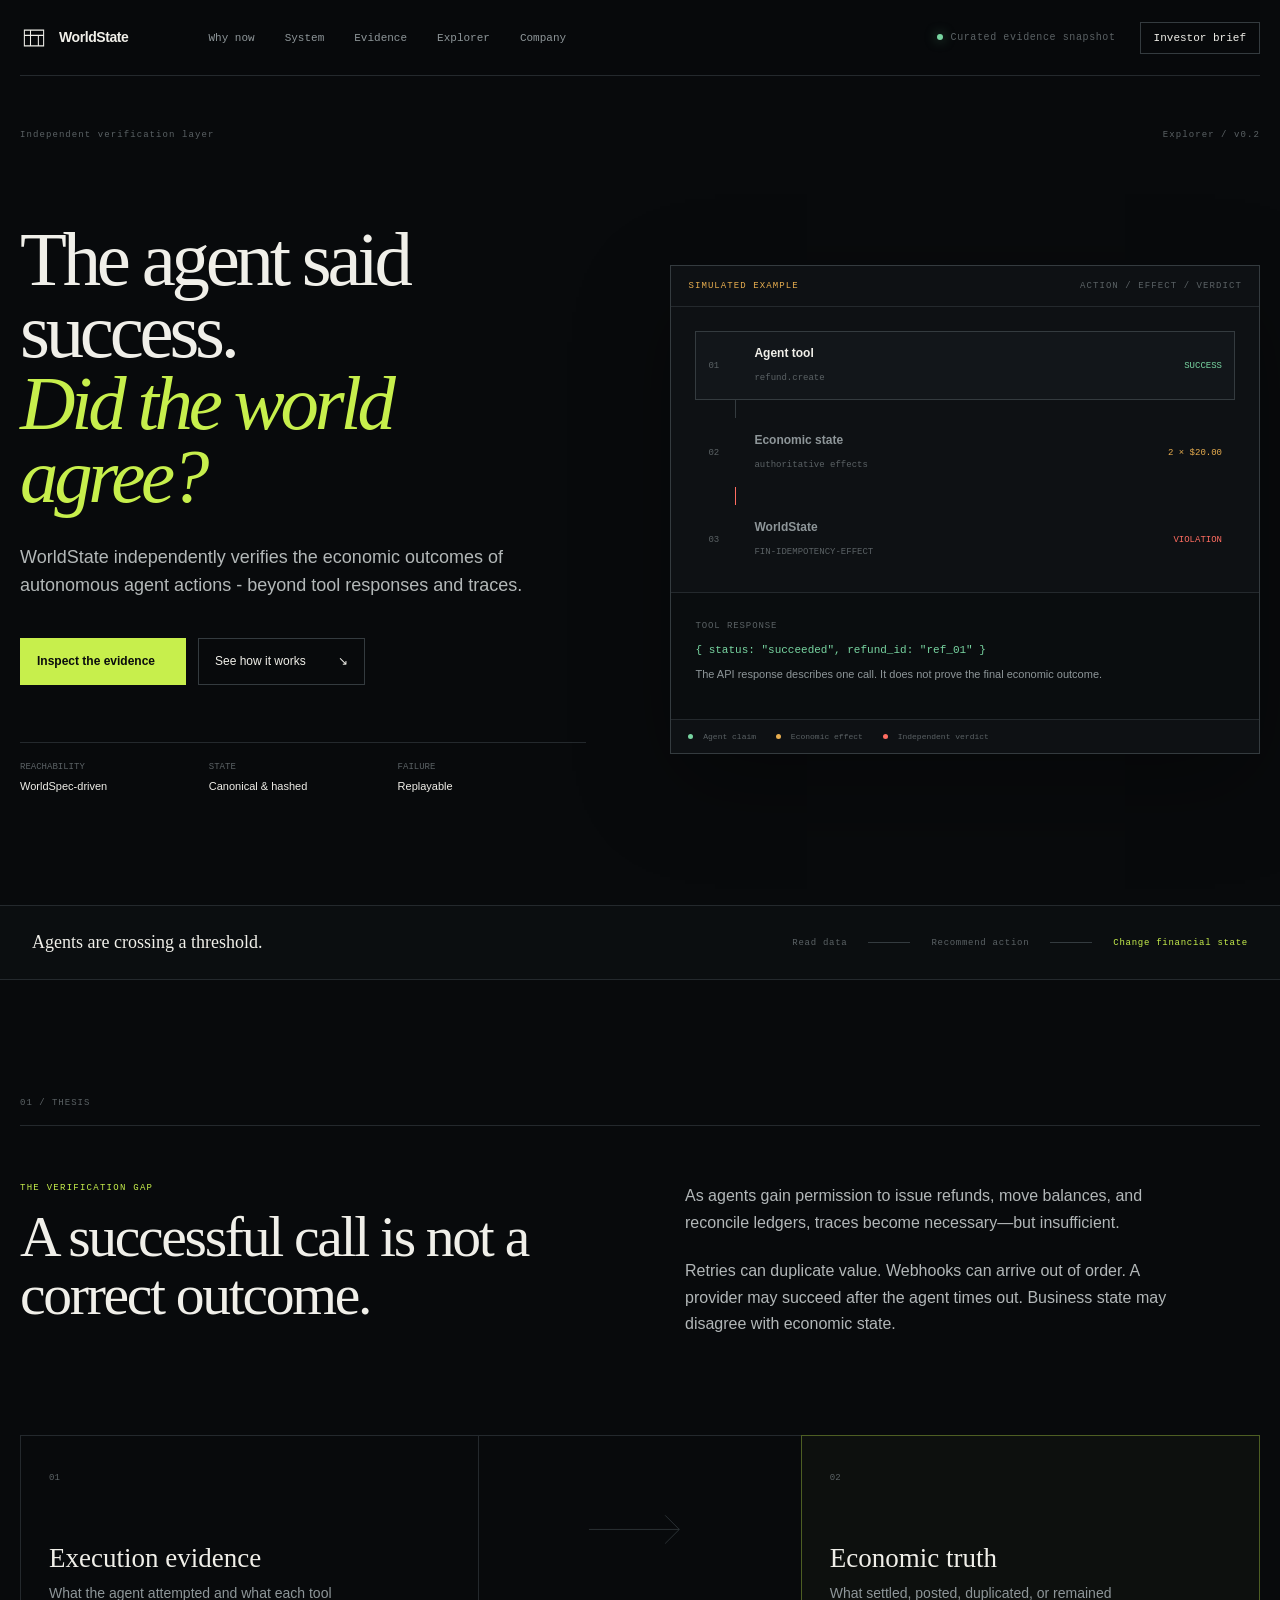
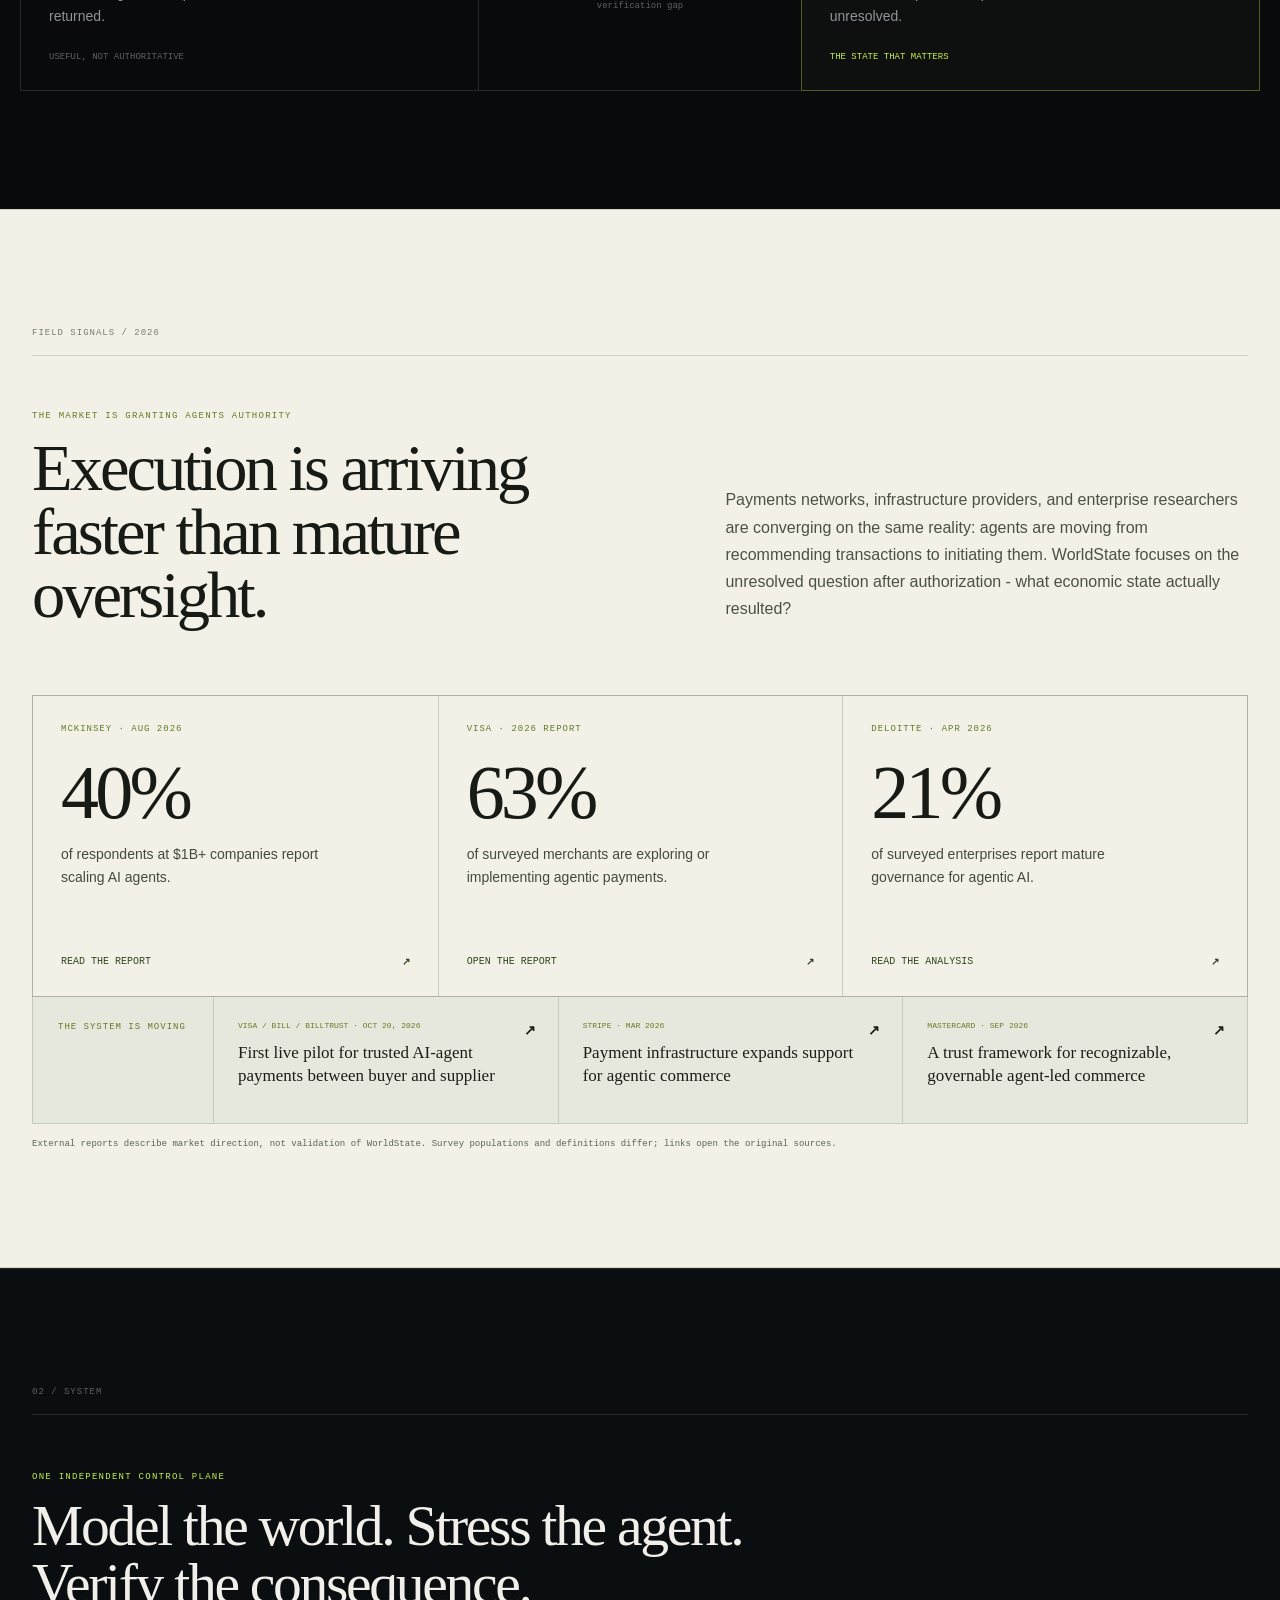
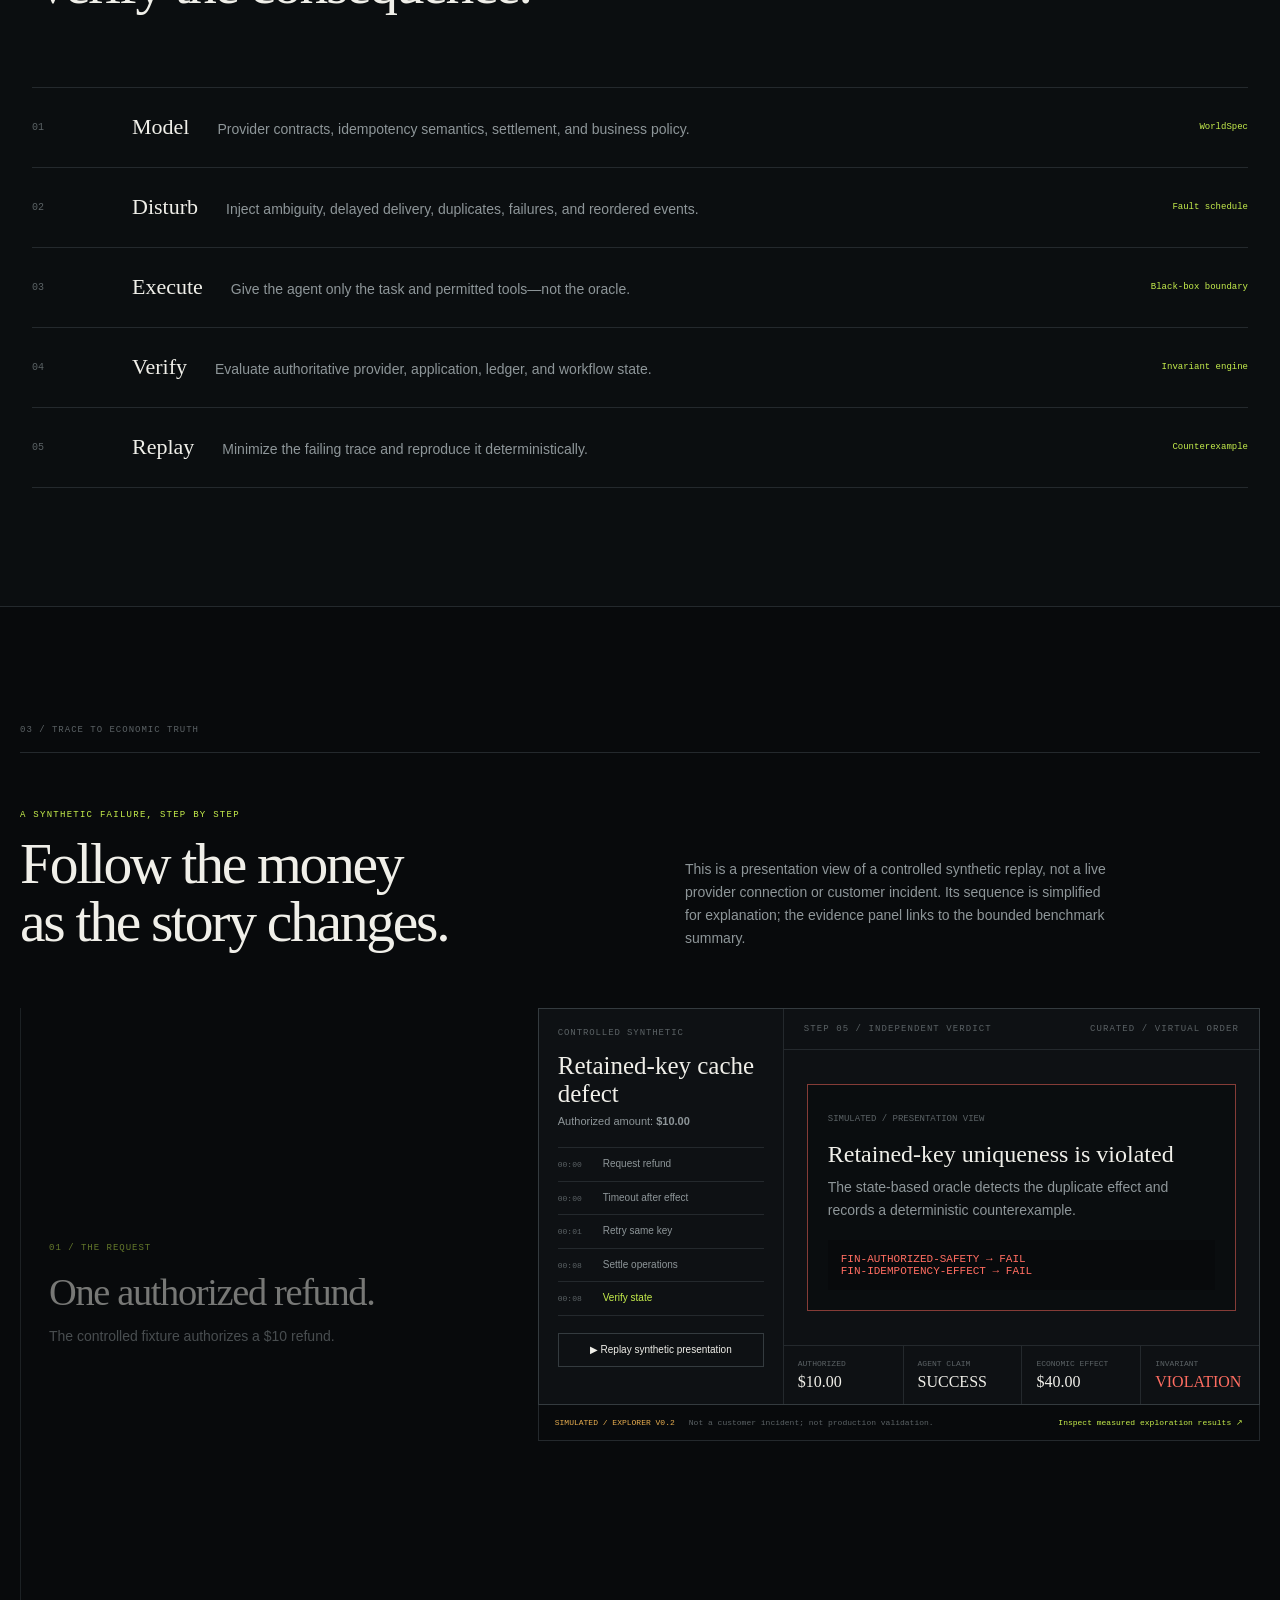
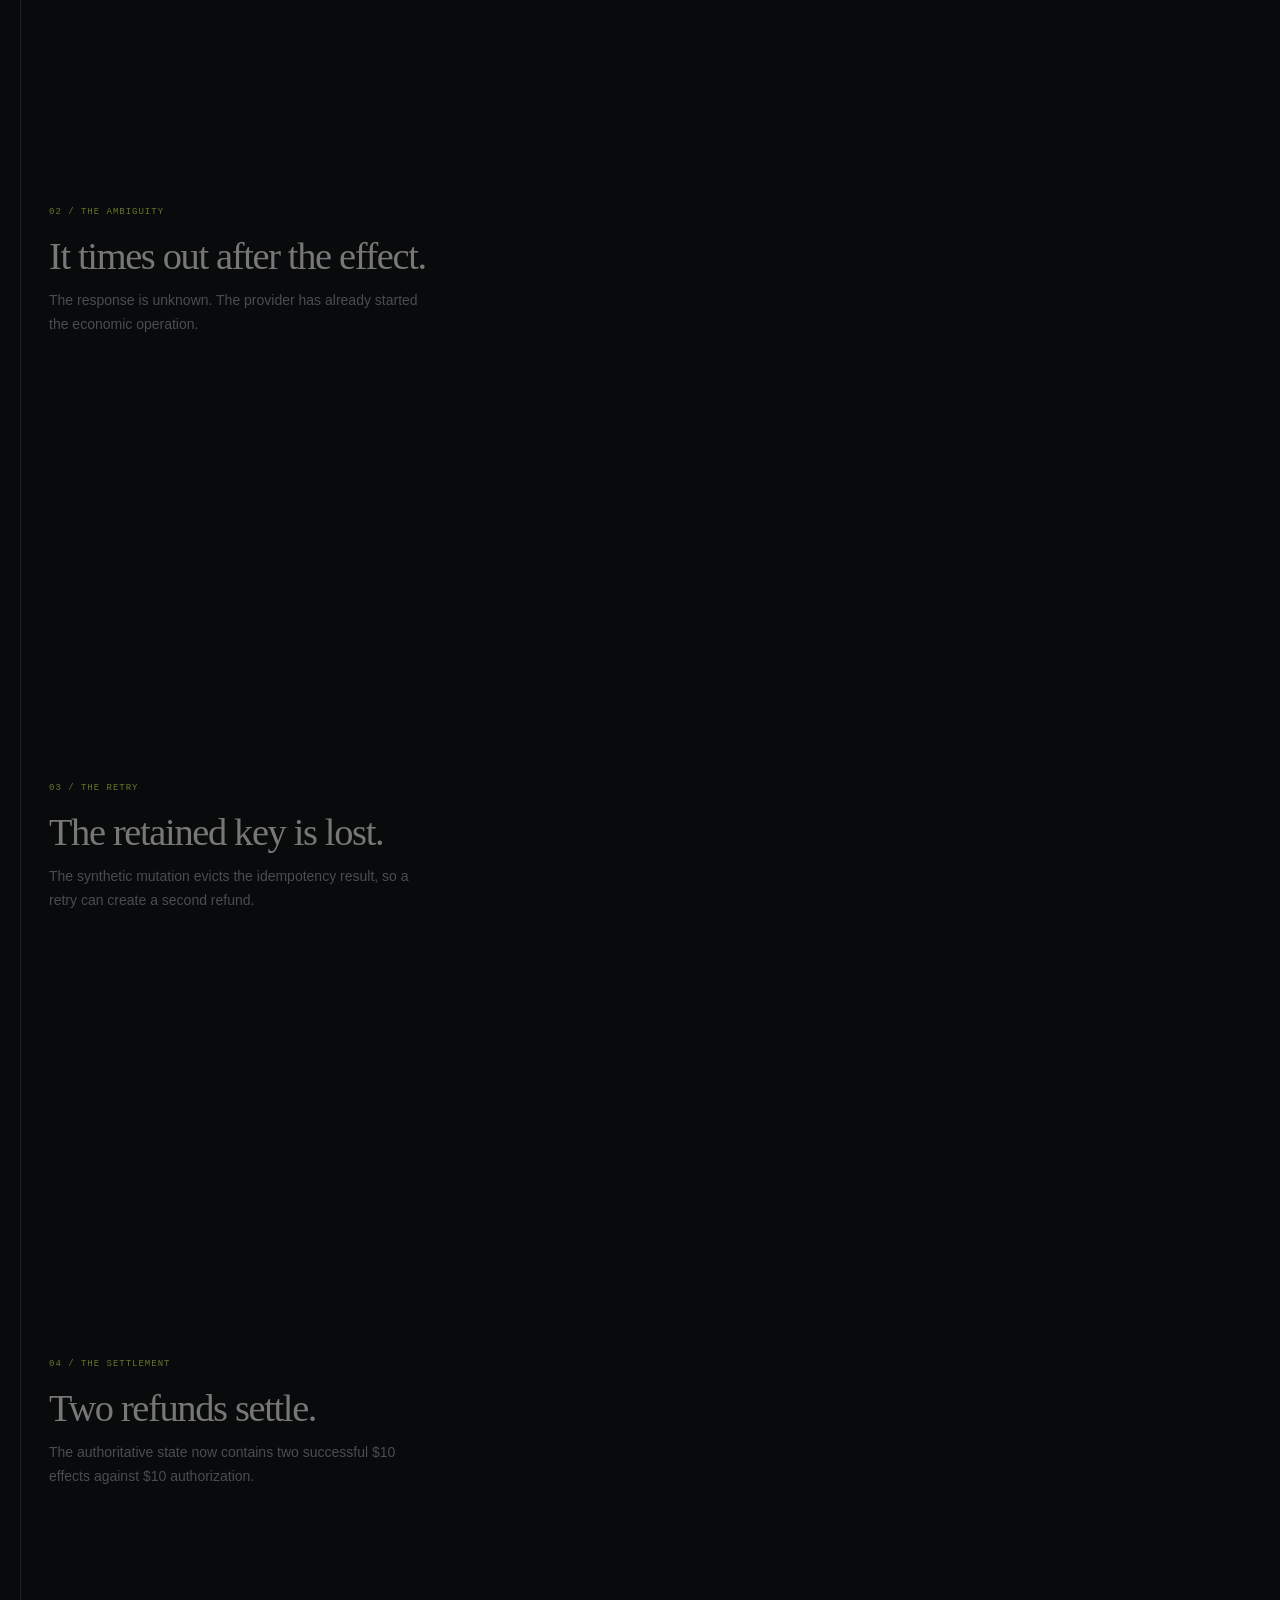
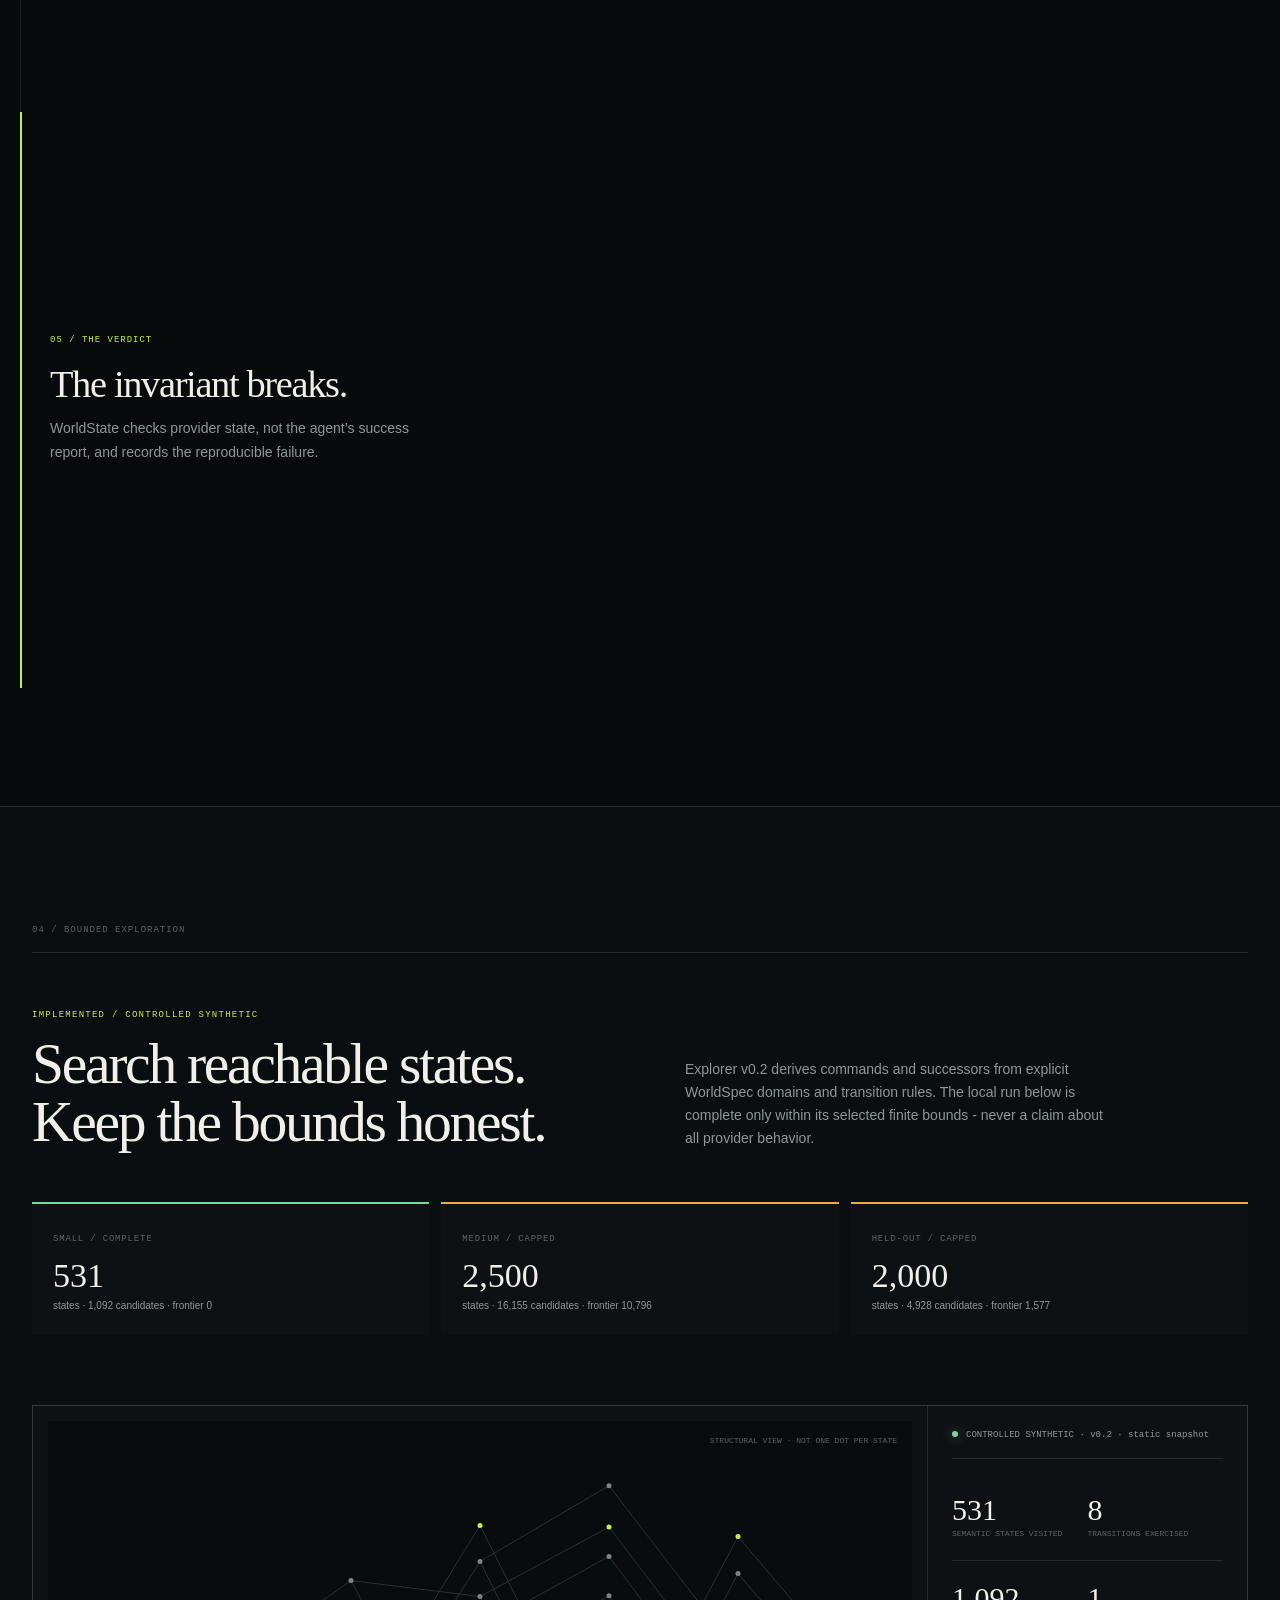
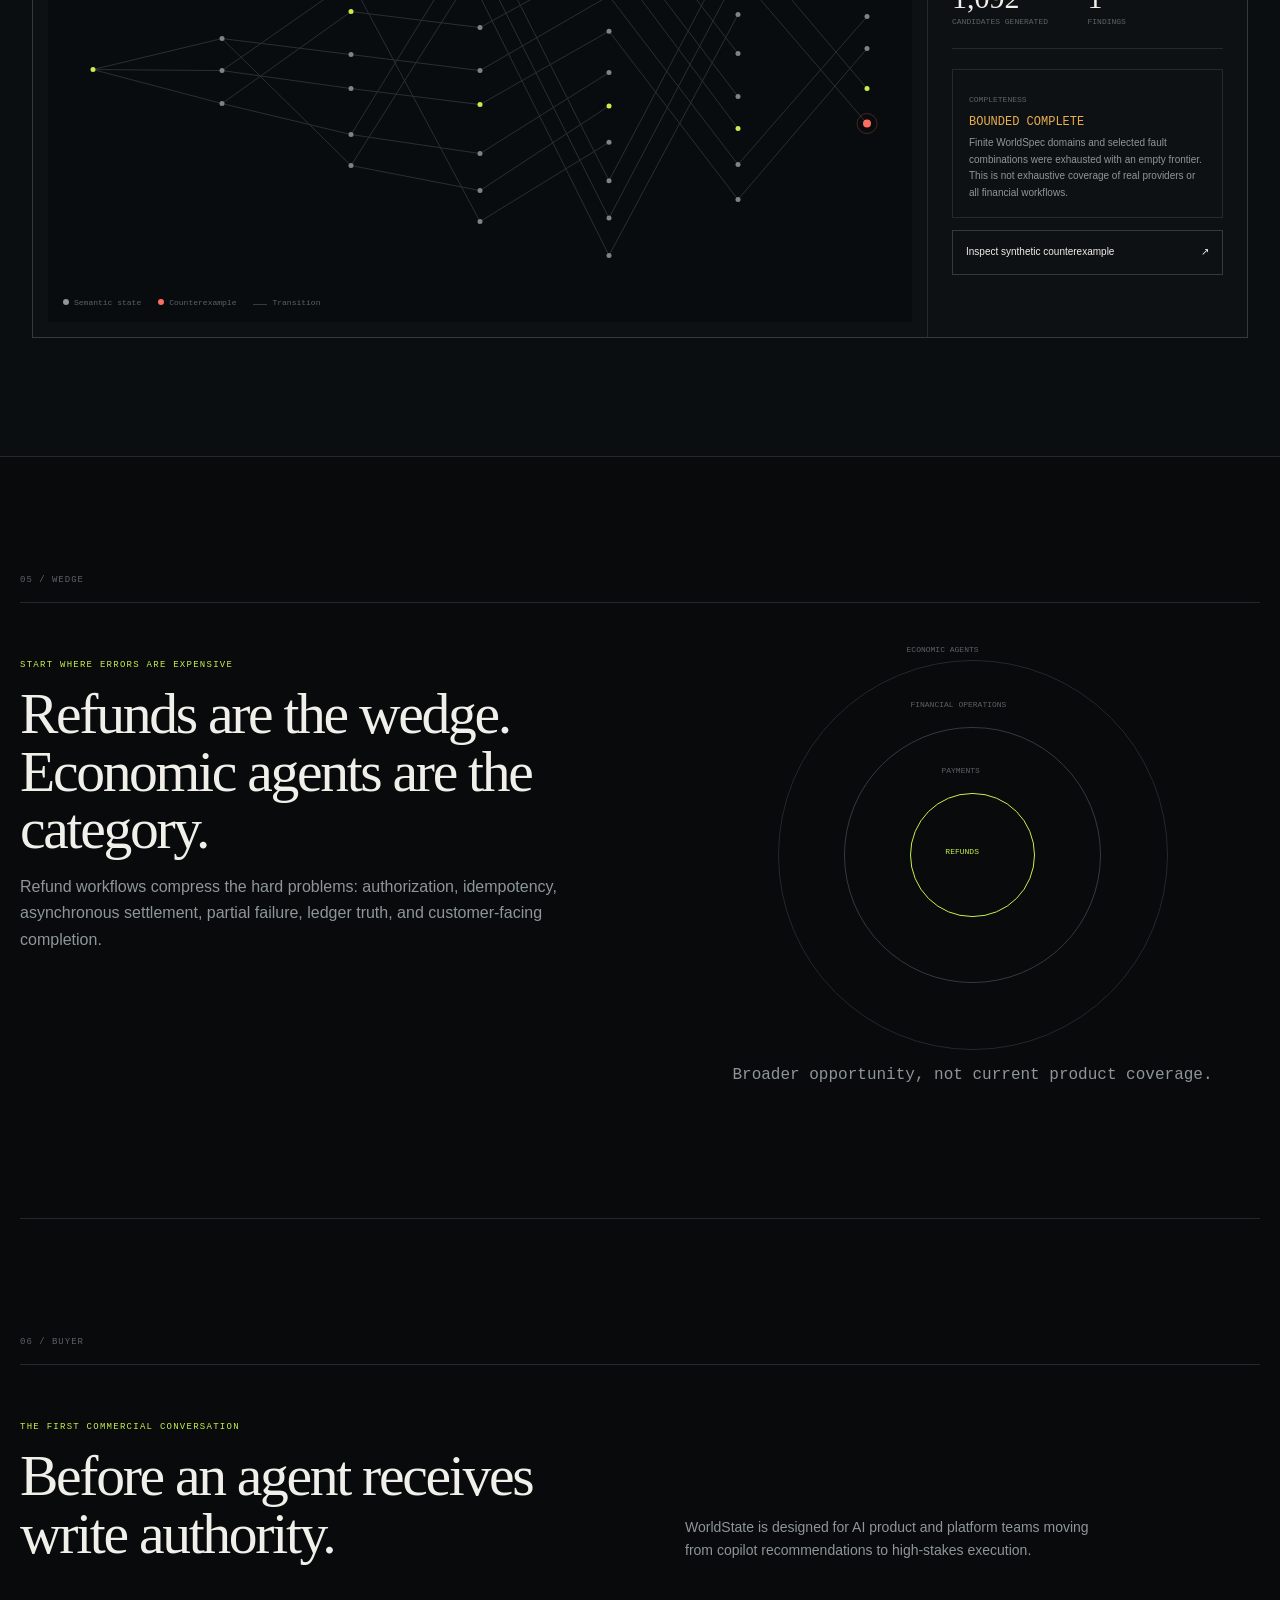
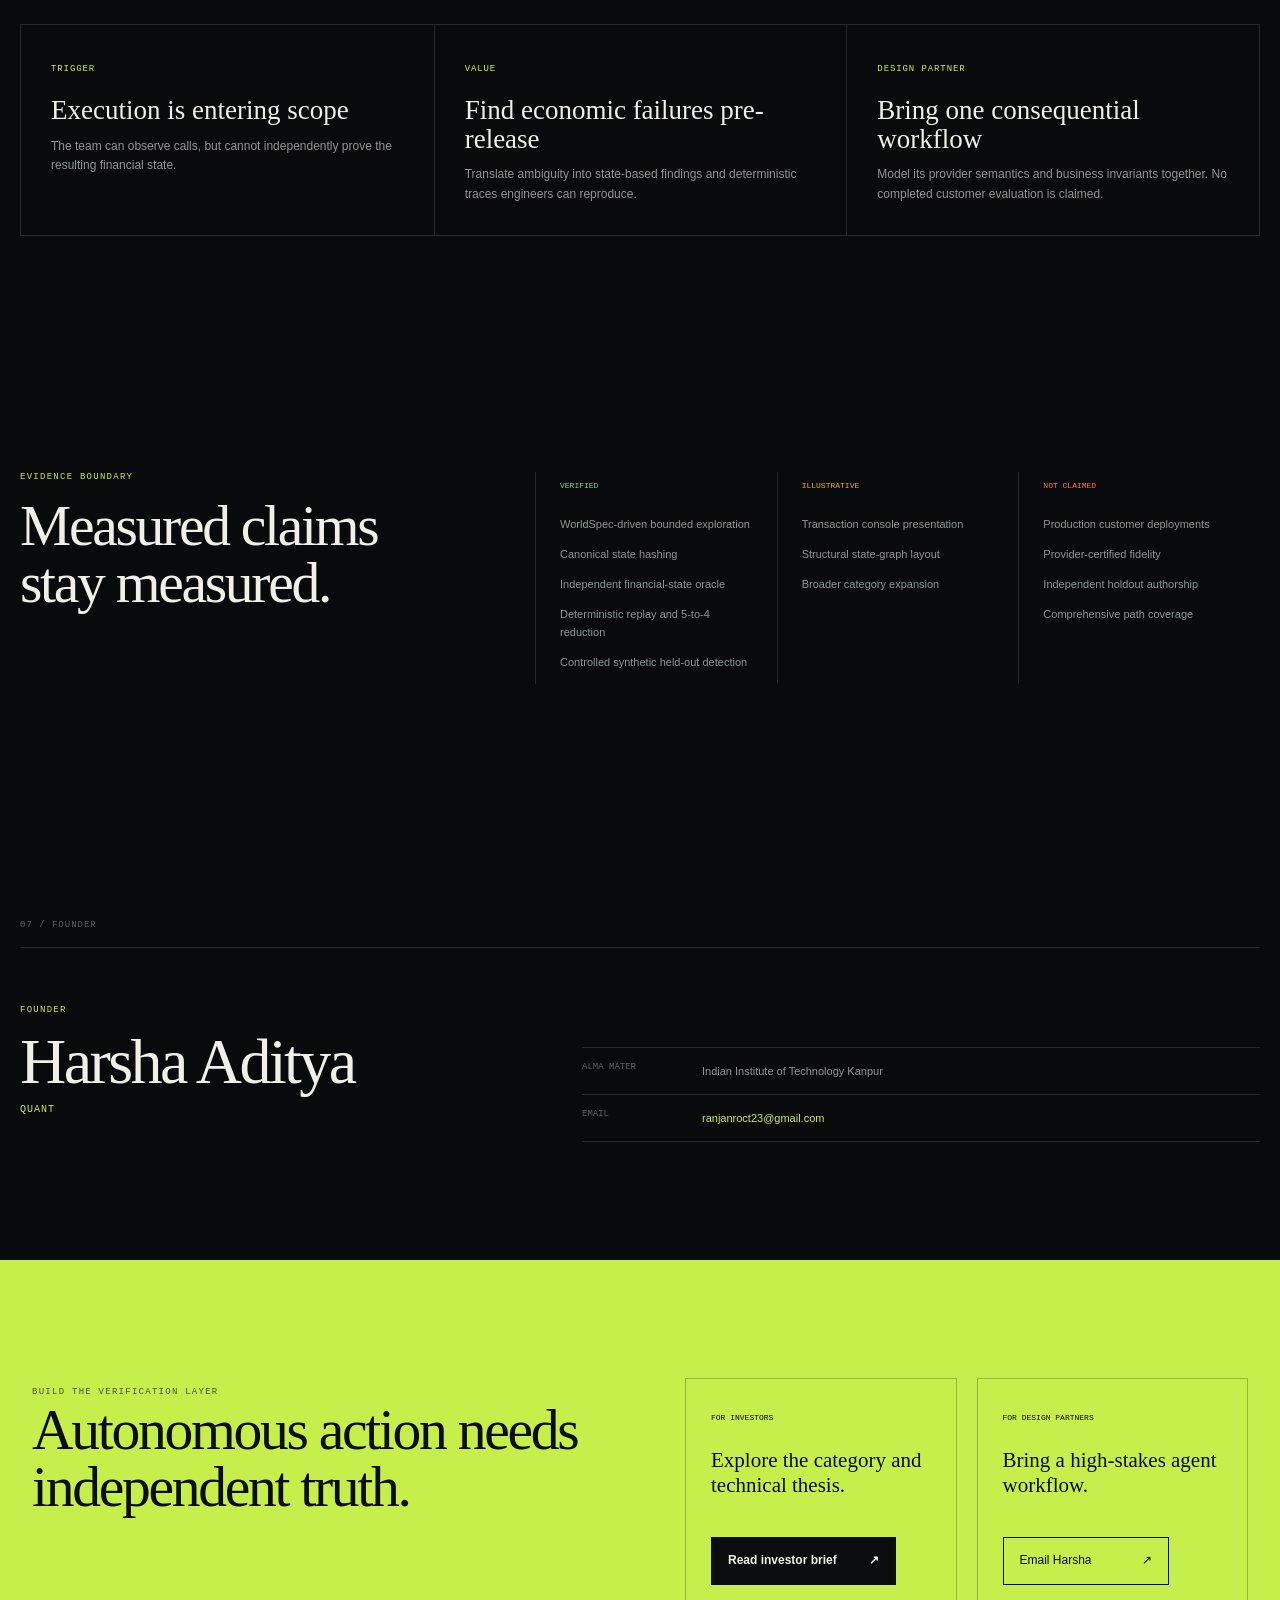
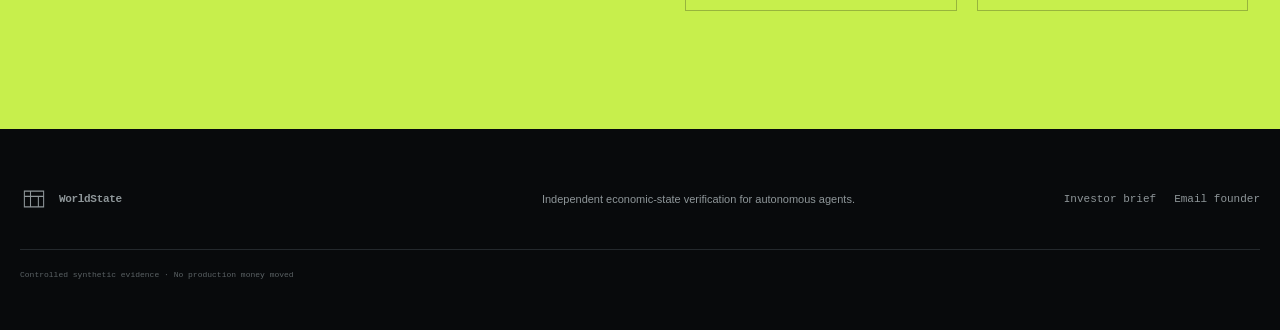
<file: index.html>
<!doctype html>
<html lang="en" data-theme="dark">
<head><meta charset="utf-8"><meta name="viewport" content="width=device-width,initial-scale=1"><meta name="description" content="WorldState independently verifies the economic outcomes of autonomous agent actions."><meta name="theme-color" content="#080a0c"><title>WorldState — Independent economic-state verification</title><link rel="stylesheet" href="final/final.css"><link rel="stylesheet" href="final/final-v02.css"></head>
<body><a class="skip" href="#main">Skip to content</a>
<header class="nav-shell"><a class="brand" href="#top" aria-label="WorldState home"><svg viewBox="0 0 32 32" aria-hidden="true"><path d="M5 7h22v18H5zM5 13h22M12 7v18M21 13v12"/></svg><span>WorldState</span></a><button class="menu-toggle" type="button" aria-expanded="false" aria-controls="primary-navigation">Menu</button><nav id="primary-navigation" aria-label="Primary navigation"><a href="#signals">Why now</a><a href="#system">System</a><a href="#evidence">Evidence</a><a href="#exploration">Explorer</a><a href="#company">Company</a></nav><div class="nav-actions"><span class="status"><i></i>Curated evidence snapshot</span><a class="nav-cta" href="deck.html">Investor brief</a></div></header>
<main id="main">
<section class="hero" id="top"><div class="hero-kicker"><span>Independent verification layer</span><span>Explorer / v0.2</span></div><div class="hero-grid"><div class="hero-copy"><h1>The agent said success.<br><em>Did the world agree?</em></h1><p>WorldState independently verifies the economic outcomes of autonomous agent actions - beyond tool responses and traces.</p><div class="hero-actions"><a class="button primary" href="#evidence">Inspect the evidence</a><a class="button ghost" href="#system">See how it works <span>↘</span></a></div><dl class="hero-proof"><div><dt>Reachability</dt><dd>WorldSpec-driven</dd></div><div><dt>State</dt><dd>Canonical &amp; hashed</dd></div><div><dt>Failure</dt><dd>Replayable</dd></div></dl></div><div class="signature" aria-label="Simulated transaction showing a duplicate economic effect and invariant violation"><div class="signature-head"><span>SIMULATED EXAMPLE</span><span>ACTION / EFFECT / VERDICT</span></div><div class="trace-graph"><button class="trace-node active" data-step="0" aria-pressed="true"><span class="node-index">01</span><span><b>Agent tool</b><small>refund.create</small></span><strong class="ok">SUCCESS</strong></button><span class="connector"></span><button class="trace-node" data-step="1" aria-pressed="false"><span class="node-index">02</span><span><b>Economic state</b><small>authoritative effects</small></span><strong class="warning">2 × $20.00</strong></button><span class="connector violation"></span><button class="trace-node" data-step="2" aria-pressed="false"><span class="node-index">03</span><span><b>WorldState</b><small>FIN-IDEMPOTENCY-EFFECT</small></span><strong class="bad">VIOLATION</strong></button></div><div class="trace-detail" id="hero-trace-detail" aria-live="polite"><span>TOOL RESPONSE</span><code>{ status: "succeeded", refund_id: "ref_01" }</code><p>The API response describes one call. It does not prove the final economic outcome.</p></div><div class="signature-foot"><span><i class="green"></i> Agent claim</span><span><i class="amber"></i> Economic effect</span><span><i class="red"></i> Independent verdict</span></div></div></div></section>
<section class="permission-band"><p>Agents are crossing a threshold.</p><div><span>Read data</span><i></i><span>Recommend action</span><i></i><span class="hot">Change financial state</span></div></section>
<section class="narrative" id="system"><div class="section-number">01 / THESIS</div><div class="narrative-grid"><div><p class="eyebrow">The verification gap</p><h2>A successful call is not a correct outcome.</h2></div><div class="thesis-copy"><p>As agents gain permission to issue refunds, move balances, and reconcile ledgers, traces become necessary—but insufficient.</p><p>Retries can duplicate value. Webhooks can arrive out of order. A provider may succeed after the agent times out. Business state may disagree with economic state.</p></div></div><div class="gap-grid"><article><span>01</span><h3>Execution evidence</h3><p>What the agent attempted and what each tool returned.</p><small>Useful, not authoritative</small></article><article class="arrow-card" aria-hidden="true"><svg viewBox="0 0 140 80"><path d="M5 40h115m-18-18 18 18-18 18"/></svg><span>verification gap</span></article><article class="accent"><span>02</span><h3>Economic truth</h3><p>What settled, posted, duplicated, or remained unresolved.</p><small>The state that matters</small></article></div></section>
<section class="signals-section" id="signals"><div class="section-number">FIELD SIGNALS / 2026</div><div class="signals-heading"><div><p class="eyebrow">The market is granting agents authority</p><h2>Execution is arriving faster than mature oversight.</h2></div><p>Payments networks, infrastructure providers, and enterprise researchers are converging on the same reality: agents are moving from recommending transactions to initiating them. WorldState focuses on the unresolved question after authorization - what economic state actually resulted?</p></div><div class="signal-stats"><article><span>MCKINSEY · AUG 2026</span><strong>40%</strong><p>of respondents at $1B+ companies report scaling AI agents.</p><a href="https://www.mckinsey.com/capabilities/quantumblack/our-insights/the-state-of-ai" target="_blank" rel="noopener noreferrer">Read the report <b>↗</b></a></article><article><span>VISA · 2026 REPORT</span><strong>63%</strong><p>of surveyed merchants are exploring or implementing agentic payments.</p><a href="https://www.visaacceptance.com/content/dam/documents/campaign/fraud-report/2026_Global_eCommerce_PaymentsandFraudReport.pdf" target="_blank" rel="noopener noreferrer">Open the report <b>↗</b></a></article><article><span>DELOITTE · APR 2026</span><strong>21%</strong><p>of surveyed enterprises report mature governance for agentic AI.</p><a href="https://www.deloitte.com/us/en/insights/topics/emerging-technologies/ai-agents-scaling-faster.html" target="_blank" rel="noopener noreferrer">Read the analysis <b>↗</b></a></article></div><div class="signal-news"><span>THE SYSTEM IS MOVING</span><a href="https://usa.visa.com/about-visa/newsroom/press-releases.releaseId.22856.html" target="_blank" rel="noopener noreferrer"><small>VISA / BILL / BILLTRUST · OCT 20, 2026</small><strong>First live pilot for trusted AI-agent payments between buyer and supplier</strong><b>↗</b></a><a href="https://stripe.com/blog/supporting-additional-payment-methods-for-agentic-commerce" target="_blank" rel="noopener noreferrer"><small>STRIPE · MAR 2026</small><strong>Payment infrastructure expands support for agentic commerce</strong><b>↗</b></a><a href="https://www.mastercard.com/global/en/news-and-trends/Insights/2026/mastercard-agentic-commerce-trust-white-paper.html" target="_blank" rel="noopener noreferrer"><small>MASTERCARD · SEP 2026</small><strong>A trust framework for recognizable, governable agent-led commerce</strong><b>↗</b></a></div><p class="signals-note">External reports describe market direction, not validation of WorldState. Survey populations and definitions differ; links open the original sources.</p></section>
<section class="system-section"><div class="section-number">02 / SYSTEM</div><div class="section-heading"><p class="eyebrow">One independent control plane</p><h2>Model the world. Stress the agent. Verify the consequence.</h2></div><ol class="system-flow"><li><span>01</span><div><h3>Model</h3><p>Provider contracts, idempotency semantics, settlement, and business policy.</p></div><code>WorldSpec</code></li><li><span>02</span><div><h3>Disturb</h3><p>Inject ambiguity, delayed delivery, duplicates, failures, and reordered events.</p></div><code>Fault schedule</code></li><li><span>03</span><div><h3>Execute</h3><p>Give the agent only the task and permitted tools—not the oracle.</p></div><code>Black-box boundary</code></li><li><span>04</span><div><h3>Verify</h3><p>Evaluate authoritative provider, application, ledger, and workflow state.</p></div><code>Invariant engine</code></li><li><span>05</span><div><h3>Replay</h3><p>Minimize the failing trace and reproduce it deterministically.</p></div><code>Counterexample</code></li></ol></section>
<section class="integrity-section" id="evidence"><div class="section-number">03 / TRACE TO ECONOMIC TRUTH</div><div class="section-heading split"><div><p class="eyebrow">A synthetic failure, step by step</p><h2>Follow the money<br>as the story changes.</h2></div><p>This is a presentation view of a controlled synthetic replay, not a live provider connection or customer incident. Its sequence is simplified for explanation; the evidence panel links to the bounded benchmark summary.</p></div><div class="story-layout"><div class="story-chapters" aria-label="Synthetic refund failure timeline"><article class="story-chapter active" data-story-chapter="0"><span>01 / THE REQUEST</span><h3>One authorized refund.</h3><p>The controlled fixture authorizes a $10 refund.</p></article><article class="story-chapter" data-story-chapter="1"><span>02 / THE AMBIGUITY</span><h3>It times out after the effect.</h3><p>The response is unknown. The provider has already started the economic operation.</p></article><article class="story-chapter" data-story-chapter="2"><span>03 / THE RETRY</span><h3>The retained key is lost.</h3><p>The synthetic mutation evicts the idempotency result, so a retry can create a second refund.</p></article><article class="story-chapter" data-story-chapter="3"><span>04 / THE SETTLEMENT</span><h3>Two refunds settle.</h3><p>The authoritative state now contains two successful $10 effects against $10 authorization.</p></article><article class="story-chapter" data-story-chapter="4"><span>05 / THE VERDICT</span><h3>The invariant breaks.</h3><p>WorldState checks provider state, not the agent’s success report, and records the reproducible failure.</p></article></div><div class="story-console"><div class="integrity-console"><div class="console-sidebar"><div class="console-label">CONTROLLED SYNTHETIC</div><h3>Retained-key cache defect</h3><p>Authorized amount: <b>$10.00</b></p><ol id="case-steps"><li><button data-case-step="0" class="active" aria-pressed="true"><span>00:00</span>Request refund</button></li><li><button data-case-step="1" aria-pressed="false"><span>00:00</span>Timeout after effect</button></li><li><button data-case-step="2" aria-pressed="false"><span>00:01</span>Retry same key</button></li><li><button data-case-step="3" aria-pressed="false"><span>00:08</span>Settle operations</button></li><li><button data-case-step="4" aria-pressed="false"><span>00:08</span>Verify state</button></li></ol><button class="replay-button" id="replay-button">▶ Replay synthetic presentation</button></div><div class="console-main"><div class="console-top"><span id="case-step-label">STEP 01 / AGENT ACTION</span><span>CURATED / VIRTUAL ORDER</span></div><div id="case-view" class="case-view" aria-live="polite"></div><div class="state-ledger"><div><small>AUTHORIZED</small><strong>$10.00</strong></div><div><small>AGENT CLAIM</small><strong id="claim-value">PENDING</strong></div><div><small>ECONOMIC EFFECT</small><strong id="effect-value">$0.00</strong></div><div><small>INVARIANT</small><strong id="invariant-value" class="pending">PENDING</strong></div></div></div></div><div class="story-proof"><span>SIMULATED / EXPLORER V0.2</span><b>Not a customer incident; not production validation.</b><a href="#exploration">Inspect measured exploration results ↗</a></div></div></div></section>
<section class="exploration-section" id="exploration"><div class="section-number">04 / BOUNDED EXPLORATION</div><div class="section-heading split"><div><p class="eyebrow">Implemented / controlled synthetic</p><h2>Search reachable states.<br>Keep the bounds honest.</h2></div><p>Explorer v0.2 derives commands and successors from explicit WorldSpec domains and transition rules. The local run below is complete only within its selected finite bounds - never a claim about all provider behavior.</p></div><div class="benchmark-strip"><article class="complete"><span>SMALL / COMPLETE</span><strong>531</strong><p>states · 1,092 candidates · frontier 0</p></article><article><span>MEDIUM / CAPPED</span><strong>2,500</strong><p>states · 16,155 candidates · frontier 10,796</p></article><article><span>HELD-OUT / CAPPED</span><strong>2,000</strong><p>states · 4,928 candidates · frontier 1,577</p></article></div><div class="explorer-panel"><div class="explorer-canvas"><canvas id="state-canvas" width="900" height="520" aria-label="Illustrative state exploration graph based on measured coverage"></canvas><div class="canvas-key"><span><i></i>Semantic state</span><span><i class="fail"></i>Counterexample</span><span><i class="edge"></i>Transition</span></div><span class="canvas-label">STRUCTURAL VIEW · NOT ONE DOT PER STATE</span></div><aside class="explorer-stats"><div class="evidence-state"><i></i><span id="load-status">Loading v0.2 evidence…</span></div><dl><div><dt id="states-visited">—</dt><dd>Semantic states visited</dd></div><div><dt id="transitions-covered">—</dt><dd>Transitions exercised</dd></div><div><dt id="pairs-covered">—</dt><dd>Candidates generated</dd></div><div><dt id="failures-found">—</dt><dd>Findings</dd></div></dl><div class="bound-box"><span>COMPLETENESS</span><strong id="bounded-complete">NOT CLAIMED</strong><p id="bounded-reason">Waiting for evidence.</p></div><button id="counterexample-button" class="counterexample-button">Inspect synthetic counterexample <span>↗</span></button></aside></div><dialog id="counterexample-dialog"><button class="dialog-close" aria-label="Close counterexample">×</button><span class="eyebrow">Measured synthetic counterexample</span><h3 id="counterexample-title"></h3><p id="counterexample-meta"></p><ol id="counterexample-trace"></ol></dialog></section>
<section class="wedge-section"><div class="section-number">05 / WEDGE</div><div class="wedge-grid"><div><p class="eyebrow">Start where errors are expensive</p><h2>Refunds are the wedge.<br>Economic agents are the category.</h2><p>Refund workflows compress the hard problems: authorization, idempotency, asynchronous settlement, partial failure, ledger truth, and customer-facing completion.</p></div><div class="opportunity"><div class="ring"><span>REFUNDS</span><span>PAYMENTS</span><span>FINANCIAL OPERATIONS</span><span>ECONOMIC AGENTS</span></div><p>Broader opportunity, not current product coverage.</p></div></div></section>
<section class="buyer-section"><div class="section-number">06 / BUYER</div><div class="section-heading split"><div><p class="eyebrow">The first commercial conversation</p><h2>Before an agent receives write authority.</h2></div><p>WorldState is designed for AI product and platform teams moving from copilot recommendations to high-stakes execution.</p></div><div class="buyer-grid"><article><span>TRIGGER</span><h3>Execution is entering scope</h3><p>The team can observe calls, but cannot independently prove the resulting financial state.</p></article><article><span>VALUE</span><h3>Find economic failures pre-release</h3><p>Translate ambiguity into state-based findings and deterministic traces engineers can reproduce.</p></article><article><span>DESIGN PARTNER</span><h3>Bring one consequential workflow</h3><p>Model its provider semantics and business invariants together. No completed customer evaluation is claimed.</p></article></div></section>
<section class="evidence-boundary"><div><p class="eyebrow">Evidence boundary</p><h2>Measured claims stay measured.</h2></div><div class="boundary-grid"><article><span class="verified">VERIFIED</span><ul><li>WorldSpec-driven bounded exploration</li><li>Canonical state hashing</li><li>Independent financial-state oracle</li><li>Deterministic replay and 5-to-4 reduction</li><li>Controlled synthetic held-out detection</li></ul></article><article><span class="illustrative">ILLUSTRATIVE</span><ul><li>Transaction console presentation</li><li>Structural state-graph layout</li><li>Broader category expansion</li></ul></article><article><span class="planned">NOT CLAIMED</span><ul><li>Production customer deployments</li><li>Provider-certified fidelity</li><li>Independent holdout authorship</li><li>Comprehensive path coverage</li></ul></article></div></section>
<section class="founder-section" id="company"><div class="section-number">07 / FOUNDER</div><div class="founder-grid"><div><p class="eyebrow">Founder</p><h2>Harsha Aditya</h2><p class="founder-role">Quant</p></div><div class="founder-bio"><dl><div><dt>Alma mater</dt><dd>Indian Institute of Technology Kanpur</dd></div><div><dt>Email</dt><dd><a href="mailto:ranjanroct23@gmail.com">ranjanroct23@gmail.com</a></dd></div></dl></div></div></section>
<section class="cta-section"><div><span class="eyebrow">Build the verification layer</span><h2>Autonomous action needs<br>independent truth.</h2></div><div class="cta-columns"><article><span>FOR INVESTORS</span><h3>Explore the category and technical thesis.</h3><a class="button primary" href="deck.html">Read investor brief <span>↗</span></a></article><article><span>FOR DESIGN PARTNERS</span><h3>Bring a high-stakes agent workflow.</h3><a class="button ghost" href="mailto:ranjanroct23@gmail.com?subject=WorldState%20design%20partnership">Email Harsha <span>↗</span></a></article></div></section>
</main><footer><a class="brand" href="#top"><svg viewBox="0 0 32 32" aria-hidden="true"><path d="M5 7h22v18H5zM5 13h22M12 7v18M21 13v12"/></svg><span>WorldState</span></a><p>Independent economic-state verification for autonomous agents.</p><div><a href="deck.html">Investor brief</a><a href="mailto:ranjanroct23@gmail.com">Email founder</a></div><small>Controlled synthetic evidence · No production money moved</small></footer><script type="module" src="app.js"></script></body></html>
</file>
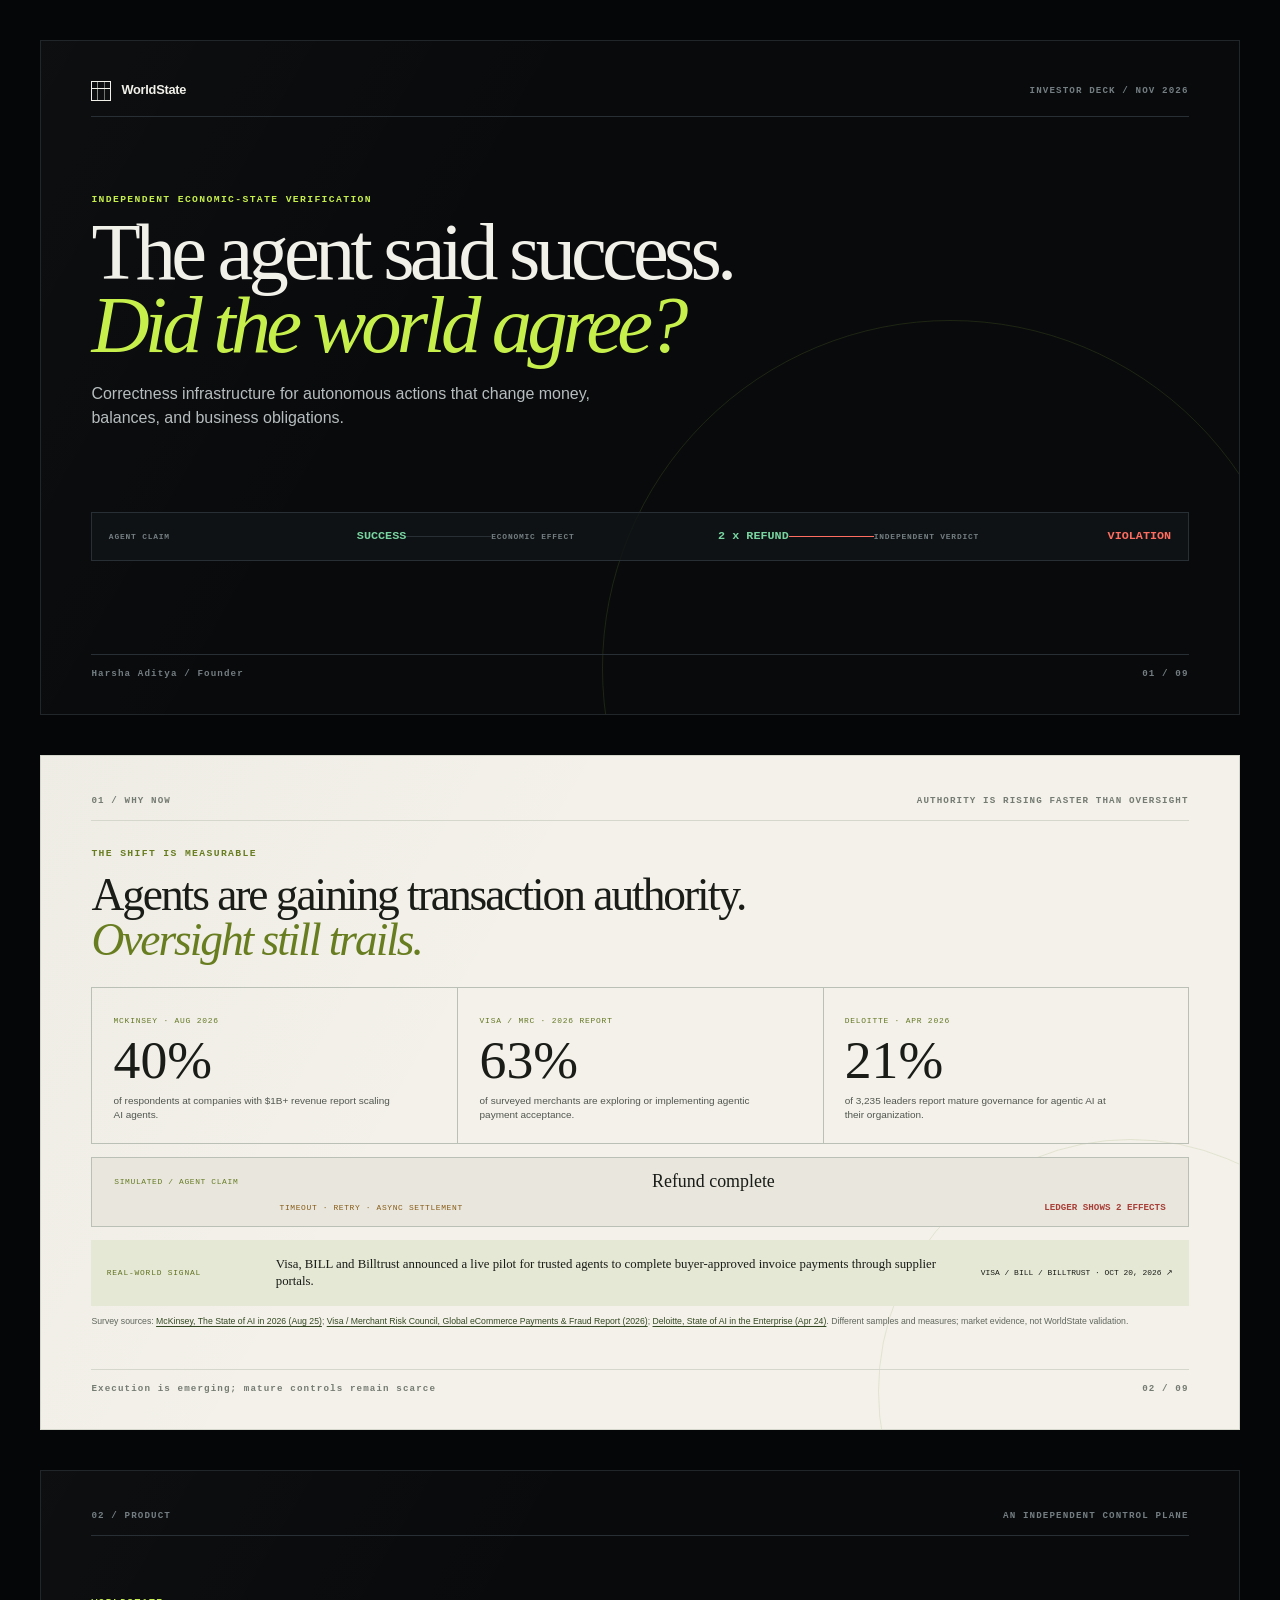
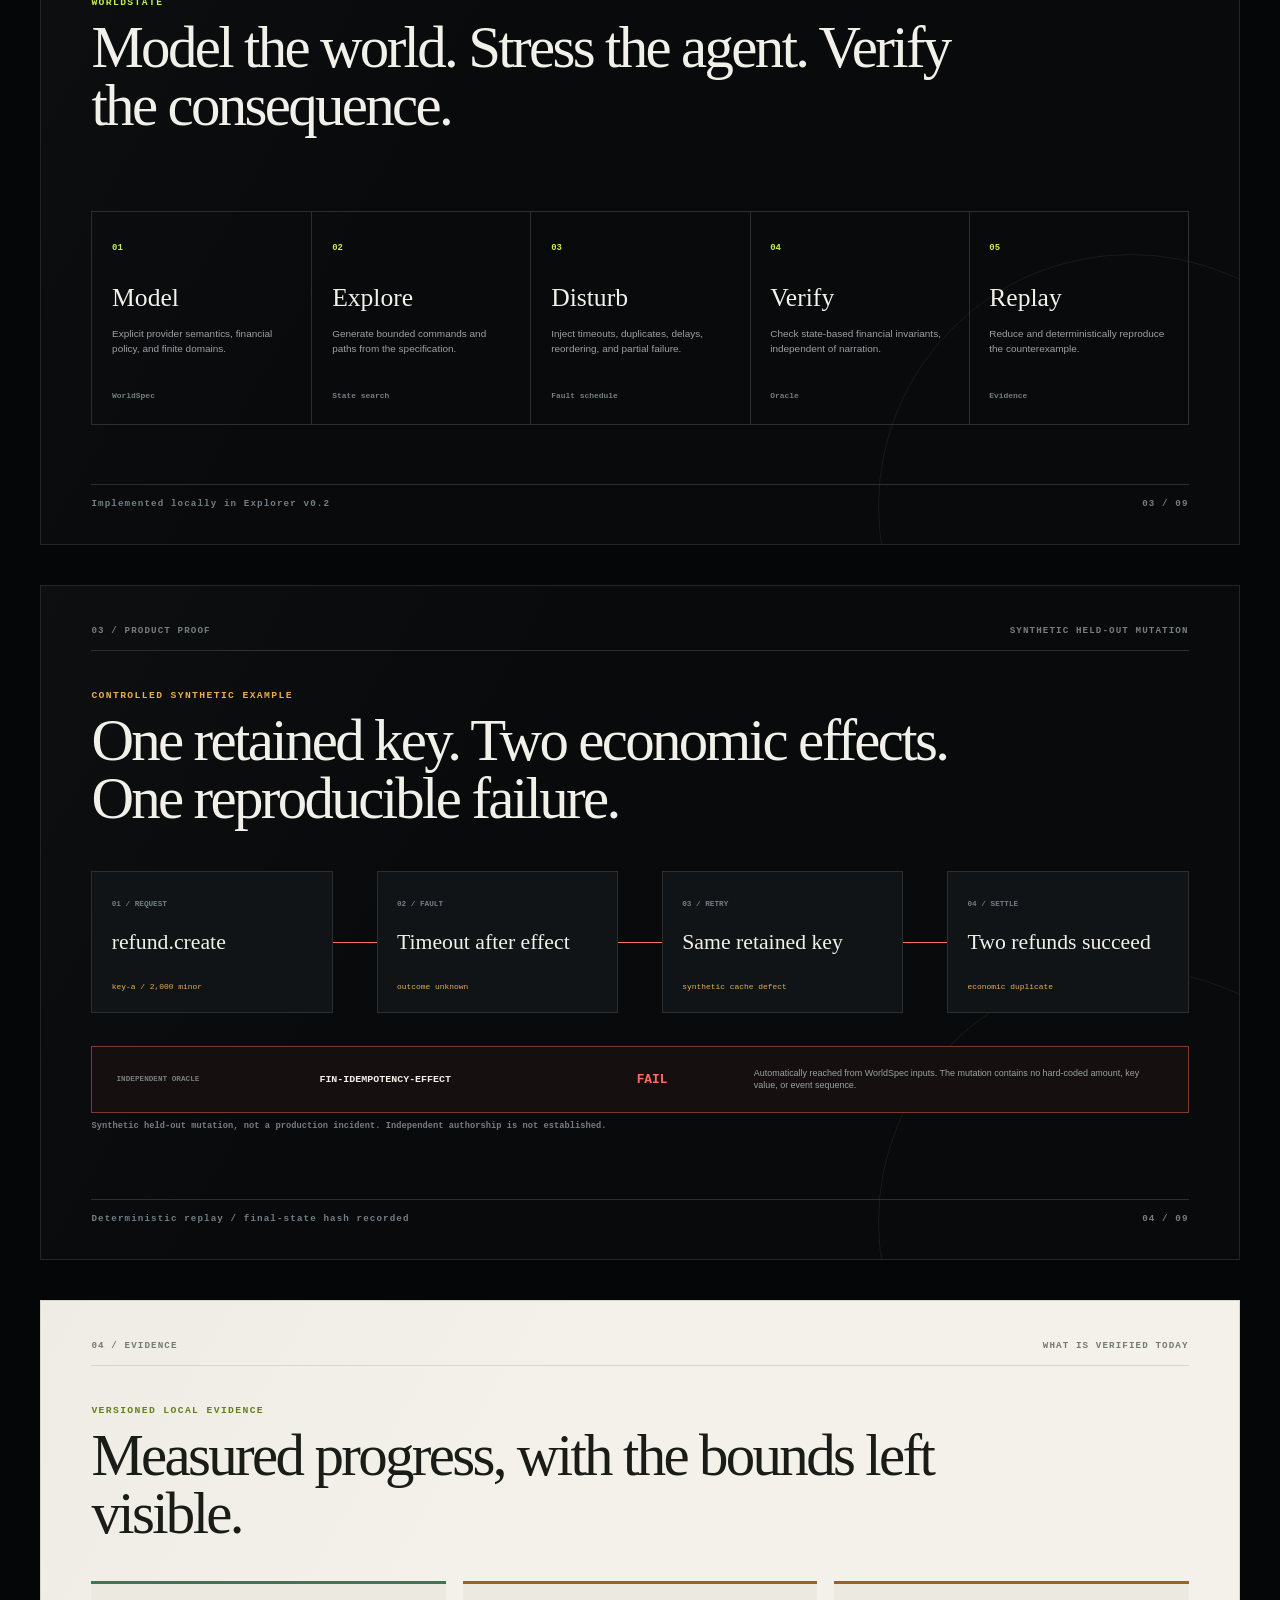
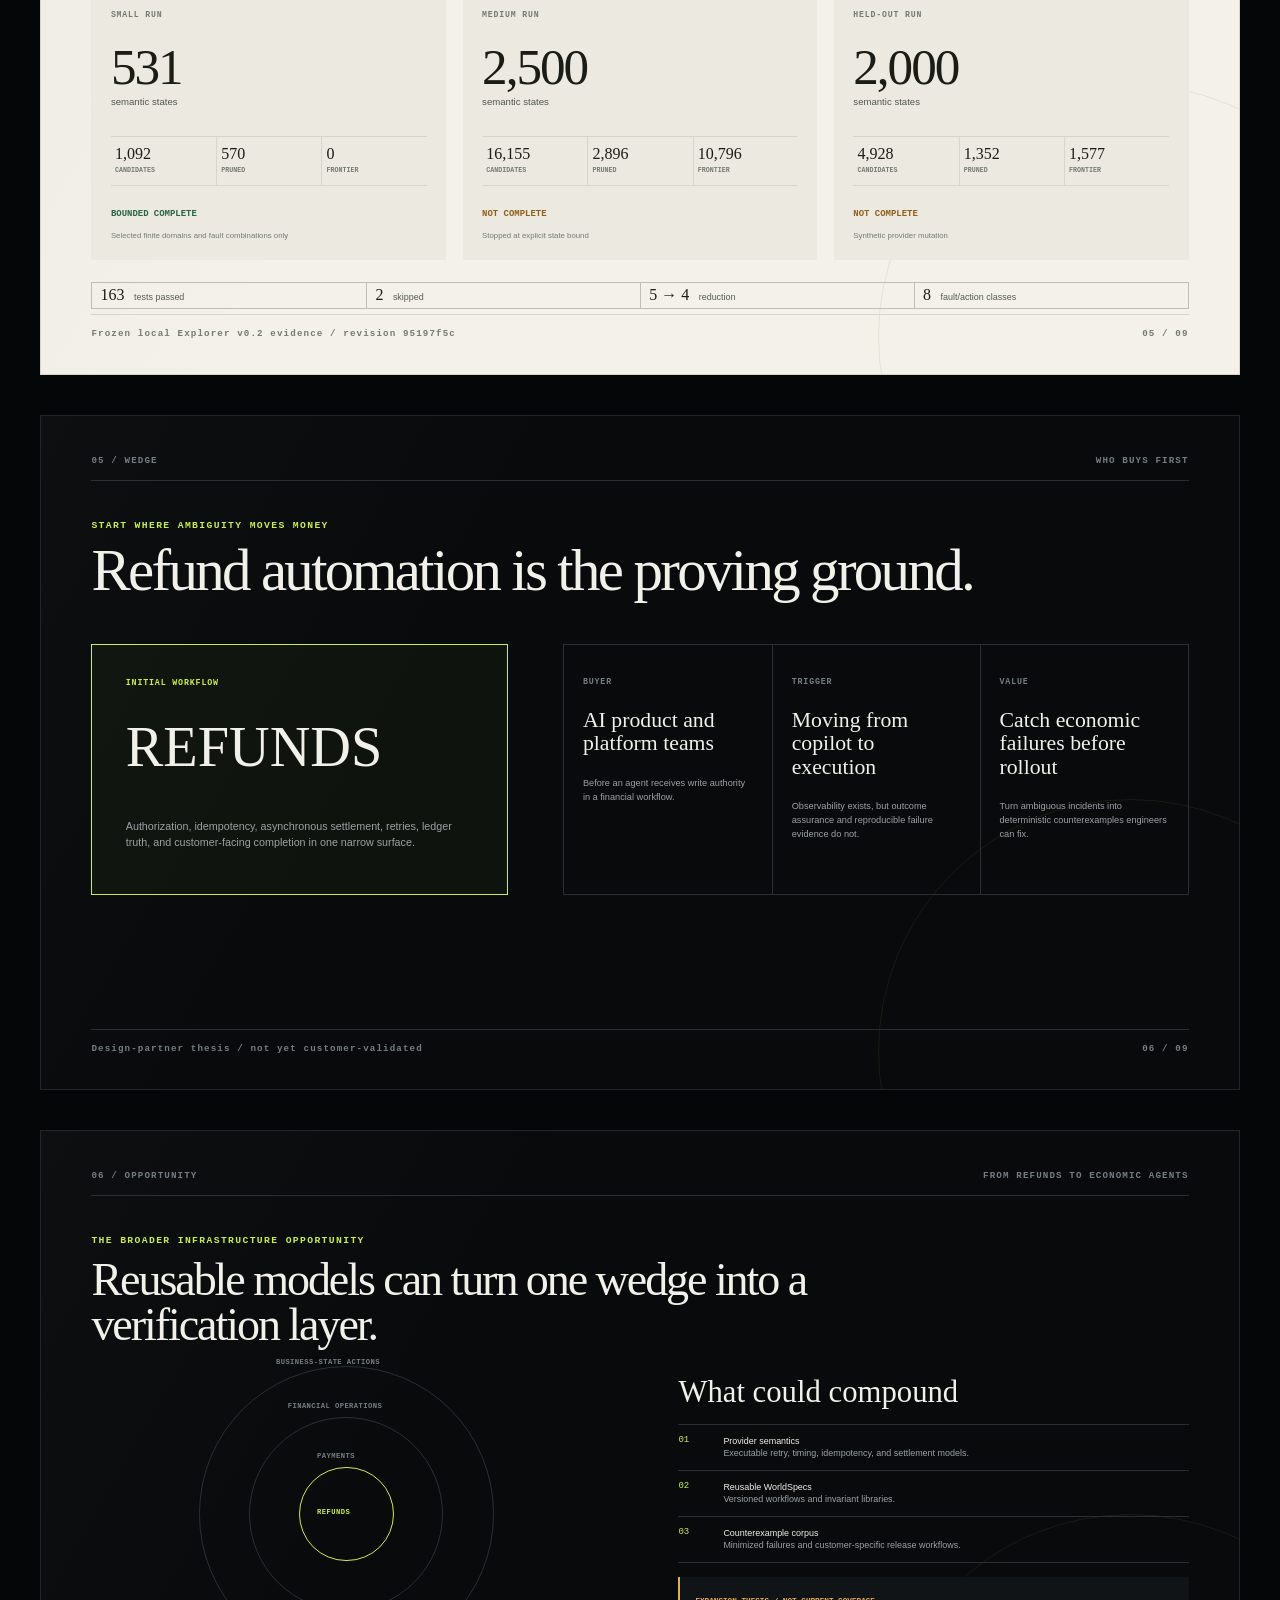
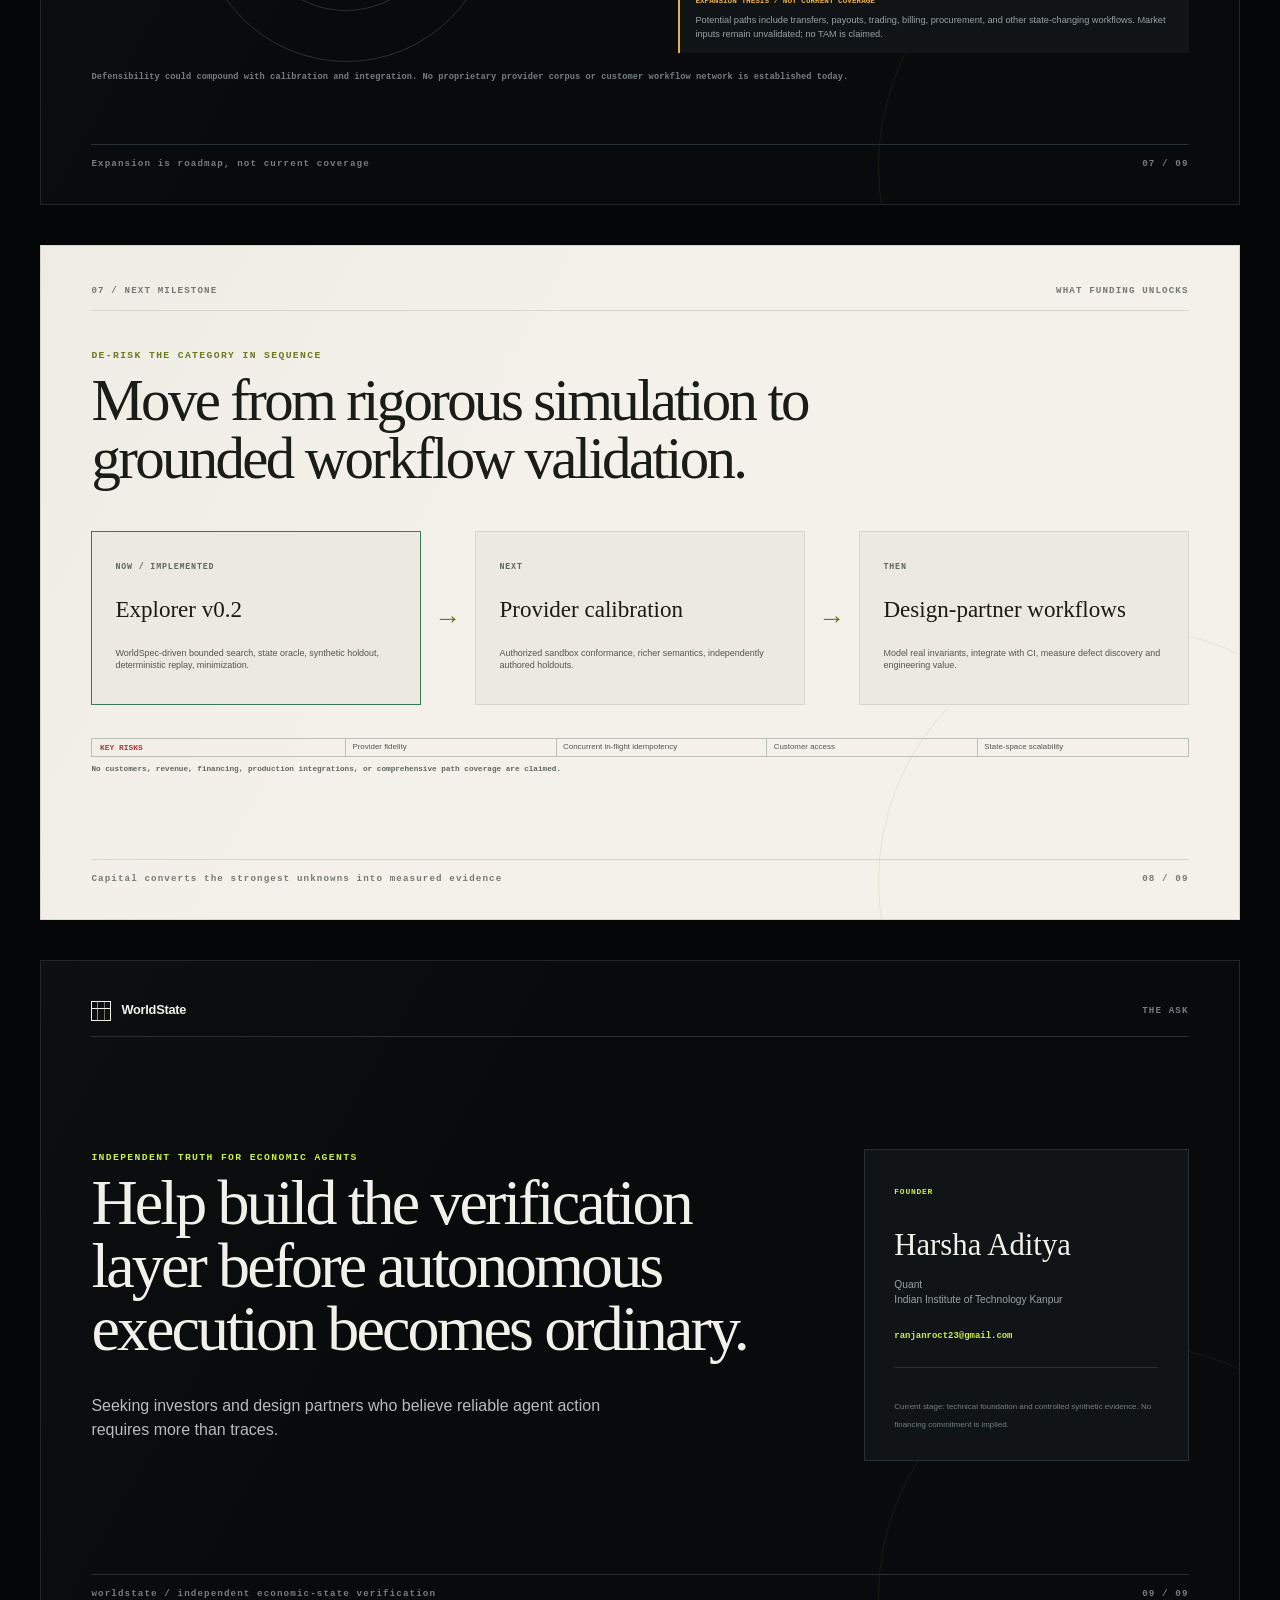
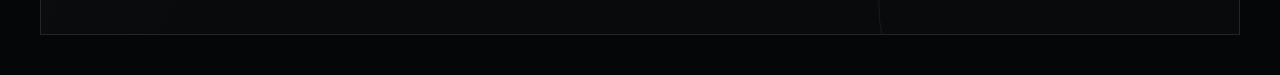
<file: deck.html>
<!doctype html>
<html lang="en">
<head>
  <meta charset="utf-8">
  <meta name="viewport" content="width=device-width,initial-scale=1">
  <meta name="description" content="WorldState investor presentation - independent economic-state verification for autonomous agents.">
  <title>WorldState - Investor deck</title>
  <link rel="stylesheet" href="deck.css">
  <link rel="stylesheet" href="deck-refinements.css">
</head>
<body class="deck-page">
<main class="deck" aria-label="WorldState investor deck">
  <section class="slide cover" data-slide="01">
    <header class="slide-header"><a class="deck-brand" href="index.html" aria-label="WorldState website"><span class="deck-mark"></span>WorldState</a><span>INVESTOR DECK / NOV 2026</span></header>
    <div class="cover-copy"><p class="kicker">Independent economic-state verification</p><h1>The agent said success.<br><em>Did the world agree?</em></h1><p class="lead">Correctness infrastructure for autonomous actions that change money, balances, and business obligations.</p></div>
    <div class="cover-trace" aria-label="Agent claim compared with economic outcome"><div><span>AGENT CLAIM</span><strong>SUCCESS</strong></div><i></i><div><span>ECONOMIC EFFECT</span><strong>2 x REFUND</strong></div><i class="break"></i><div class="alert"><span>INDEPENDENT VERDICT</span><strong>VIOLATION</strong></div></div>
    <footer class="slide-footer"><span>Harsha Aditya / Founder</span><span>01 / 09</span></footer>
  </section>
  <section class="slide paper" data-slide="02">
    <header class="slide-header"><span>01 / WHY NOW</span><span>AUTHORITY IS RISING FASTER THAN OVERSIGHT</span></header>
    <div class="statement signal-statement"><p class="kicker">The shift is measurable</p><h2>Agents are gaining transaction authority.<br><em>Oversight still trails.</em></h2></div>
    <div class="deck-signals"><article><span>MCKINSEY · AUG 2026</span><strong>40%</strong><p>of respondents at companies with $1B+ revenue report scaling AI agents.</p></article><article><span>VISA / MRC · 2026 REPORT</span><strong>63%</strong><p>of surveyed merchants are exploring or implementing agentic payment acceptance.</p></article><article><span>DELOITTE · APR 2026</span><strong>21%</strong><p>of 3,235 leaders report mature governance for agentic AI at their organization.</p></article></div>
    <div class="why-gap"><span>SIMULATED / AGENT CLAIM</span><strong>Refund complete</strong><i>TIMEOUT · RETRY · ASYNC SETTLEMENT</i><b>LEDGER SHOWS 2 EFFECTS</b></div>
    <div class="deck-news"><span>REAL-WORLD SIGNAL</span><p>Visa, BILL and Billtrust announced a live pilot for trusted agents to complete buyer-approved invoice payments through supplier portals.</p><a href="https://usa.visa.com/about-visa/newsroom/press-releases.releaseId.22856.html" target="_blank" rel="noopener noreferrer">VISA / BILL / BILLTRUST · OCT 20, 2026 ↗</a></div>
    <p class="deck-sources">Survey sources: <a href="https://www.mckinsey.com/capabilities/quantumblack/our-insights/the-state-of-ai" target="_blank" rel="noopener noreferrer">McKinsey, The State of AI in 2026 (Aug 25)</a>; <a href="https://www.visaacceptance.com/content/dam/documents/campaign/fraud-report/2026_Global_eCommerce_PaymentsandFraudReport.pdf" target="_blank" rel="noopener noreferrer">Visa / Merchant Risk Council, Global eCommerce Payments &amp; Fraud Report (2026)</a>; <a href="https://www.deloitte.com/us/en/insights/topics/emerging-technologies/ai-agents-scaling-faster.html" target="_blank" rel="noopener noreferrer">Deloitte, State of AI in the Enterprise (Apr 24)</a>. Different samples and measures; market evidence, not WorldState validation.</p>
    <footer class="slide-footer"><span>Execution is emerging; mature controls remain scarce</span><span>02 / 09</span></footer>
  </section>
  <section class="slide" data-slide="03">
    <header class="slide-header"><span>02 / PRODUCT</span><span>AN INDEPENDENT CONTROL PLANE</span></header>
    <div class="statement narrow"><p class="kicker">WorldState</p><h2>Model the world. Stress the agent. Verify the consequence.</h2></div>
    <ol class="system-rail"><li><span>01</span><h3>Model</h3><p>Explicit provider semantics, financial policy, and finite domains.</p><code>WorldSpec</code></li><li><span>02</span><h3>Explore</h3><p>Generate bounded commands and paths from the specification.</p><code>State search</code></li><li><span>03</span><h3>Disturb</h3><p>Inject timeouts, duplicates, delays, reordering, and partial failure.</p><code>Fault schedule</code></li><li><span>04</span><h3>Verify</h3><p>Check state-based financial invariants, independent of narration.</p><code>Oracle</code></li><li><span>05</span><h3>Replay</h3><p>Reduce and deterministically reproduce the counterexample.</p><code>Evidence</code></li></ol>
    <footer class="slide-footer"><span>Implemented locally in Explorer v0.2</span><span>03 / 09</span></footer>
  </section>
  <section class="slide" data-slide="04">
    <header class="slide-header"><span>03 / PRODUCT PROOF</span><span>SYNTHETIC HELD-OUT MUTATION</span></header>
    <div class="statement compact"><p class="kicker amber">Controlled synthetic example</p><h2>One retained key. Two economic effects. One reproducible failure.</h2></div>
    <div class="counterexample"><div class="trace-step"><small>01 / REQUEST</small><strong>refund.create</strong><code>key-a / 2,000 minor</code></div><i></i><div class="trace-step"><small>02 / FAULT</small><strong>Timeout after effect</strong><code>outcome unknown</code></div><i></i><div class="trace-step"><small>03 / RETRY</small><strong>Same retained key</strong><code>synthetic cache defect</code></div><i></i><div class="trace-step"><small>04 / SETTLE</small><strong>Two refunds succeed</strong><code>economic duplicate</code></div></div>
    <div class="verdict-bar"><span>INDEPENDENT ORACLE</span><strong>FIN-IDEMPOTENCY-EFFECT</strong><b>FAIL</b><p>Automatically reached from WorldSpec inputs. The mutation contains no hard-coded amount, key value, or event sequence.</p></div>
    <p class="disclaimer">Synthetic held-out mutation, not a production incident. Independent authorship is not established.</p>
    <footer class="slide-footer"><span>Deterministic replay / final-state hash recorded</span><span>04 / 09</span></footer>
  </section>
  <section class="slide paper" data-slide="05">
    <header class="slide-header"><span>04 / EVIDENCE</span><span>WHAT IS VERIFIED TODAY</span></header>
    <div class="statement compact"><p class="kicker">Versioned local evidence</p><h2>Measured progress, with the bounds left visible.</h2></div>
    <div class="metrics-grid"><article class="complete"><span>SMALL RUN</span><strong>531</strong><p>semantic states</p><dl><div><dt>1,092</dt><dd>candidates</dd></div><div><dt>570</dt><dd>pruned</dd></div><div><dt>0</dt><dd>frontier</dd></div></dl><b>BOUNDED COMPLETE</b><small>Selected finite domains and fault combinations only</small></article><article><span>MEDIUM RUN</span><strong>2,500</strong><p>semantic states</p><dl><div><dt>16,155</dt><dd>candidates</dd></div><div><dt>2,896</dt><dd>pruned</dd></div><div><dt>10,796</dt><dd>frontier</dd></div></dl><b>NOT COMPLETE</b><small>Stopped at explicit state bound</small></article><article><span>HELD-OUT RUN</span><strong>2,000</strong><p>semantic states</p><dl><div><dt>4,928</dt><dd>candidates</dd></div><div><dt>1,352</dt><dd>pruned</dd></div><div><dt>1,577</dt><dd>frontier</dd></div></dl><b>NOT COMPLETE</b><small>Synthetic provider mutation</small></article></div>
    <div class="proof-strip"><span><b>163</b> tests passed</span><span><b>2</b> skipped</span><span><b>5 &rarr; 4</b> reduction</span><span><b>8</b> fault/action classes</span></div>
    <footer class="slide-footer"><span>Frozen local Explorer v0.2 evidence / revision 95197f5c</span><span>05 / 09</span></footer>
  </section>
  <section class="slide" data-slide="06">
    <header class="slide-header"><span>05 / WEDGE</span><span>WHO BUYS FIRST</span></header>
    <div class="statement compact"><p class="kicker">Start where ambiguity moves money</p><h2>Refund automation is the proving ground.</h2></div>
    <div class="buyer-layout"><div class="wedge-core"><span>INITIAL WORKFLOW</span><strong>REFUNDS</strong><p>Authorization, idempotency, asynchronous settlement, retries, ledger truth, and customer-facing completion in one narrow surface.</p></div><div class="buyer-cards"><article><small>BUYER</small><h3>AI product and platform teams</h3><p>Before an agent receives write authority in a financial workflow.</p></article><article><small>TRIGGER</small><h3>Moving from copilot to execution</h3><p>Observability exists, but outcome assurance and reproducible failure evidence do not.</p></article><article><small>VALUE</small><h3>Catch economic failures before rollout</h3><p>Turn ambiguous incidents into deterministic counterexamples engineers can fix.</p></article></div></div>
    <footer class="slide-footer"><span>Design-partner thesis / not yet customer-validated</span><span>06 / 09</span></footer>
  </section>
  <section class="slide" data-slide="07">
    <header class="slide-header"><span>06 / OPPORTUNITY</span><span>FROM REFUNDS TO ECONOMIC AGENTS</span></header>
    <div class="statement compact opportunity-statement"><p class="kicker">The broader infrastructure opportunity</p><h2>Reusable models can turn one wedge into a verification layer.</h2></div>
    <div class="expansion-map expansion-moat"><div class="rings"><span class="r1">REFUNDS</span><span class="r2">PAYMENTS</span><span class="r3">FINANCIAL OPERATIONS</span><span class="r4">BUSINESS-STATE ACTIONS</span></div><div class="market-copy"><h3>What could compound</h3><div class="moat-list"><article><b>01</b><p><strong>Provider semantics</strong><br>Executable retry, timing, idempotency, and settlement models.</p></article><article><b>02</b><p><strong>Reusable WorldSpecs</strong><br>Versioned workflows and invariant libraries.</p></article><article><b>03</b><p><strong>Counterexample corpus</strong><br>Minimized failures and customer-specific release workflows.</p></article></div><div class="assumption"><span>EXPANSION THESIS / NOT CURRENT COVERAGE</span><p>Potential paths include transfers, payouts, trading, billing, procurement, and other state-changing workflows. Market inputs remain unvalidated; no TAM is claimed.</p></div></div></div>
    <p class="disclaimer">Defensibility could compound with calibration and integration. No proprietary provider corpus or customer workflow network is established today.</p>
    <footer class="slide-footer"><span>Expansion is roadmap, not current coverage</span><span>07 / 09</span></footer>
  </section>
  <section class="slide paper" data-slide="08">
    <header class="slide-header"><span>07 / NEXT MILESTONE</span><span>WHAT FUNDING UNLOCKS</span></header>
    <div class="statement compact"><p class="kicker">De-risk the category in sequence</p><h2>Move from rigorous simulation to grounded workflow validation.</h2></div>
    <div class="roadmap"><article class="now"><small>NOW / IMPLEMENTED</small><h3>Explorer v0.2</h3><p>WorldSpec-driven bounded search, state oracle, synthetic holdout, deterministic replay, minimization.</p></article><b>&rarr;</b><article><small>NEXT</small><h3>Provider calibration</h3><p>Authorized sandbox conformance, richer semantics, independently authored holdouts.</p></article><b>&rarr;</b><article><small>THEN</small><h3>Design-partner workflows</h3><p>Model real invariants, integrate with CI, measure defect discovery and engineering value.</p></article></div>
    <div class="risk-grid"><span>KEY RISKS</span><p>Provider fidelity</p><p>Concurrent in-flight idempotency</p><p>Customer access</p><p>State-space scalability</p></div>
    <p class="candid-line">No customers, revenue, financing, production integrations, or comprehensive path coverage are claimed.</p>
    <footer class="slide-footer"><span>Capital converts the strongest unknowns into measured evidence</span><span>08 / 09</span></footer>
  </section>
  <section class="slide close" data-slide="09">
    <header class="slide-header"><a class="deck-brand" href="index.html"><span class="deck-mark"></span>WorldState</a><span>THE ASK</span></header>
    <div class="close-grid"><div><p class="kicker">Independent truth for economic agents</p><h2>Help build the verification layer before autonomous execution becomes ordinary.</h2><p class="lead">Seeking investors and design partners who believe reliable agent action requires more than traces.</p></div><aside><span>FOUNDER</span><h3>Harsha Aditya</h3><p>Quant<br>Indian Institute of Technology Kanpur</p><a href="mailto:ranjanroct23@gmail.com?subject=WorldState%20investor%20conversation">ranjanroct23@gmail.com</a><hr><small>Current stage: technical foundation and controlled synthetic evidence. No financing commitment is implied.</small></aside></div>
    <footer class="slide-footer"><span>worldstate / independent economic-state verification</span><span>09 / 09</span></footer>
  </section>
</main>
<script src="deck-preview.js"></script>
</body>
</html>
</file>
<file: final/final.css>
:root{--bg:#080a0c;--panel:#0e1114;--panel2:#12161a;--ink:#f0efe9;--muted:#8e9699;--faint:#5b6265;--line:#24292d;--line2:#343b3f;--lime:#c7ef4c;--green:#78d5a1;--amber:#e7ad4f;--red:#ff6d61;--page:1240px;--sans:Manrope,Arial,sans-serif;--serif:Newsreader,Georgia,serif;--mono:"DM Mono",monospace}*{box-sizing:border-box}html{scroll-behavior:smooth;background:var(--bg)}body{margin:0;background:var(--bg);color:var(--ink);font:14px/1.65 var(--sans);overflow-x:hidden}button,a{font:inherit}a{color:inherit}.skip{position:fixed;top:-60px;left:20px;z-index:99;background:var(--lime);color:#080a0c;padding:10px 14px}.skip:focus{top:20px}.nav-shell{position:relative;z-index:10;max-width:var(--page);height:76px;margin:auto;display:flex;align-items:center;border-bottom:1px solid var(--line)}.brand{display:flex;align-items:center;gap:11px;font-weight:600;text-decoration:none;letter-spacing:-.03em}.brand svg{width:28px;height:28px;fill:none;stroke:currentColor;stroke-width:1.2}.nav-shell nav{display:flex;gap:30px;margin-left:80px}.nav-shell nav a,.nav-cta,footer a{color:var(--muted);font:11px var(--mono);text-decoration:none}.nav-shell nav a:hover,.nav-shell nav a:focus-visible,footer a:hover{color:var(--ink)}.nav-actions{margin-left:auto;display:flex;align-items:center;gap:24px}.status{color:var(--faint);font:10px var(--mono);letter-spacing:.06em}.status i,.evidence-state i{display:inline-block;width:6px;height:6px;margin-right:8px;border-radius:50%;background:var(--green);box-shadow:0 0 12px rgba(120,213,161,.55)}.nav-cta{padding:9px 13px;border:1px solid var(--line2);color:var(--ink)}.hero{max-width:var(--page);margin:auto;padding:54px 0 110px}.hero-kicker,.signature-head,.console-top{display:flex;justify-content:space-between;color:var(--faint);font:9px var(--mono);letter-spacing:.12em}.hero-grid{display:grid;grid-template-columns:.98fr 1.02fr;gap:84px;align-items:center;margin-top:84px}.hero-copy h1{margin:0;font:400 clamp(58px,6vw,88px)/.94 var(--serif);letter-spacing:-.055em}.hero-copy h1 em{color:var(--lime);font-weight:400}.hero-copy>p{max-width:540px;margin:31px 0 0;color:#b3b8b8;font-size:18px;line-height:1.55}.hero-actions{display:flex;gap:12px;margin-top:38px}.button{display:inline-flex;align-items:center;justify-content:space-between;gap:32px;min-width:166px;padding:13px 16px;border:1px solid var(--line2);text-decoration:none;font-size:12px;transition:transform .2s,border-color .2s,background .2s}.button:hover{transform:translateY(-2px)}.button.primary{background:var(--lime);border-color:var(--lime);color:#0a0c0d;font-weight:600}.button.ghost:hover{border-color:var(--lime)}.hero-proof{display:flex;margin:57px 0 0;padding-top:19px;border-top:1px solid var(--line)}.hero-proof div{width:33.333%}.hero-proof dt{color:var(--faint);font:9px var(--mono);text-transform:uppercase}.hero-proof dd{margin:5px 0 0;font-size:11px}.signature{background:var(--panel);border:1px solid var(--line2);box-shadow:0 32px 90px rgba(0,0,0,.3)}.signature-head{padding:15px 17px;border-bottom:1px solid var(--line)}.signature-head span:first-child{color:var(--amber)}.trace-graph{padding:24px 24px 18px}.trace-node{width:100%;display:grid;grid-template-columns:34px 1fr auto;align-items:center;gap:12px;padding:12px;border:1px solid transparent;background:none;color:var(--muted);text-align:left;cursor:pointer;transition:border-color .2s,background .2s}.trace-node:hover,.trace-node.active{border-color:var(--line2);background:var(--panel2);color:var(--ink)}.node-index{font:9px var(--mono);color:var(--faint)}.trace-node b{display:block;font-size:12px}.trace-node small{font:9px var(--mono);color:var(--faint)}.trace-node strong{font:9px var(--mono);font-weight:500}.ok{color:var(--green)}.warning{color:var(--amber)}.bad{color:var(--red)}.connector{display:block;height:18px;margin-left:40px;border-left:1px solid var(--line2)}.connector.violation{border-color:var(--red)}.trace-detail{min-height:128px;padding:19px 24px;background:#0a0d0f;border-block:1px solid var(--line)}.trace-detail>span,.console-label{color:var(--faint);font:9px var(--mono);letter-spacing:.1em}.trace-detail code{display:block;margin:9px 0;color:var(--green);font:11px var(--mono)}.trace-detail p{margin:0;color:var(--muted);font-size:11px}.signature-foot{display:flex;gap:20px;padding:12px 17px;color:var(--faint);font:8px var(--mono)}.signature-foot i{display:inline-block;width:5px;height:5px;margin-right:5px;border-radius:50%}.green{background:var(--green)}.amber{background:var(--amber)}.red{background:var(--red)}.permission-band{max-width:none;padding:26px max(calc((100vw - var(--page))/2),32px);display:flex;justify-content:space-between;border-block:1px solid var(--line);background:#0b0e10}.permission-band p{margin:0;font:18px var(--serif)}.permission-band div{display:flex;align-items:center;gap:21px;color:var(--faint);font:9px var(--mono);letter-spacing:.08em}.permission-band i{width:42px;border-top:1px solid var(--line2)}.permission-band .hot{color:var(--lime)}.narrative,.system-section,.integrity-section,.exploration-section,.wedge-section,.evidence-boundary,.cta-section{max-width:var(--page);margin:auto;padding:118px 0}.section-number{padding-bottom:17px;border-bottom:1px solid var(--line);color:var(--faint);font:9px var(--mono);letter-spacing:.11em}.eyebrow{margin:0 0 15px;color:var(--lime);font:9px var(--mono);letter-spacing:.14em;text-transform:uppercase}.narrative-grid,.section-heading.split,.wedge-grid{display:grid;grid-template-columns:1fr 1fr;gap:90px;margin-top:57px}.narrative h2,.section-heading h2,.wedge-grid h2,.evidence-boundary h2,.cta-section h2{margin:0;font:400 clamp(43px,4.5vw,64px)/1 var(--serif);letter-spacing:-.04em}.thesis-copy{max-width:500px;color:#b2b7b8;font-size:16px}.thesis-copy p{margin:0 0 22px}.gap-grid{display:grid;grid-template-columns:1fr .7fr 1fr;margin-top:76px}.gap-grid article{min-height:230px;padding:28px;border:1px solid var(--line)}.gap-grid article>span{color:var(--faint);font:9px var(--mono)}.gap-grid h3{margin:55px 0 8px;font:27px var(--serif)}.gap-grid p{max-width:300px;margin:0;color:var(--muted)}.gap-grid small{display:block;margin-top:24px;color:var(--faint);font:9px var(--mono);text-transform:uppercase}.gap-grid .arrow-card{display:grid;place-items:center;border-inline:0}.arrow-card svg{width:110px;fill:none;stroke:var(--line2)}.arrow-card span{margin-top:-45px}.gap-grid .accent{border-color:rgba(199,239,76,.35);background:rgba(199,239,76,.025)}.gap-grid .accent small{color:var(--lime)}.system-section{max-width:none;padding-inline:max(calc((100vw - var(--page))/2),32px);background:#0b0e10;border-block:1px solid var(--line)}.section-heading{max-width:820px;margin-top:57px}.section-heading.split{max-width:none;align-items:end}.section-heading.split>p{max-width:430px;margin:0;color:var(--muted)}.system-flow{list-style:none;margin:74px 0 0;padding:0;border-top:1px solid var(--line)}.system-flow li{display:grid;grid-template-columns:70px 1fr 180px;gap:30px;align-items:center;padding:26px 0;border-bottom:1px solid var(--line)}.system-flow li>span{color:var(--faint);font:10px var(--mono)}.system-flow h3{display:inline;margin:0 28px 0 0;font:22px var(--serif)}.system-flow p{display:inline;color:var(--muted)}.system-flow code{justify-self:end;color:var(--lime);font:9px var(--mono)}.integrity-console{display:grid;grid-template-columns:300px 1fr;margin-top:70px;border:1px solid var(--line2);background:var(--panel)}.console-sidebar{padding:25px;border-right:1px solid var(--line)}.console-sidebar h3{margin:14px 0 4px;font:25px var(--serif)}.console-sidebar>p{margin:0;color:var(--muted);font-size:11px}.console-sidebar ol{list-style:none;margin:28px 0;padding:0}.console-sidebar button{width:100%;padding:11px 0;border:0;border-top:1px solid var(--line);background:none;color:var(--muted);text-align:left;cursor:pointer;font-size:11px}.console-sidebar li:last-child button{border-bottom:1px solid var(--line)}.console-sidebar button span{display:inline-block;width:52px;color:var(--faint);font:9px var(--mono)}.console-sidebar button.active{color:var(--lime)}.console-sidebar .replay-button{padding:11px;border:1px solid var(--line2);text-align:center;color:var(--ink)}.console-main{min-width:0}.console-top{padding:15px 20px;border-bottom:1px solid var(--line)}.case-view{min-height:330px;padding:40px;display:grid;place-items:center}.event-card{width:min(520px,100%);padding:25px;border:1px solid var(--line2);background:#0a0d0f}.event-card span{color:var(--faint);font:9px var(--mono)}.event-card h3{margin:13px 0 8px;font:28px var(--serif)}.event-card p{margin:0;color:var(--muted)}.event-card code{display:block;margin-top:18px;padding:13px;background:#080a0c;color:var(--green);font:11px var(--mono);white-space:pre-wrap}.event-card.danger{border-color:rgba(255,109,97,.5)}.event-card.danger code{color:var(--red)}.state-ledger{display:grid;grid-template-columns:repeat(4,1fr);border-top:1px solid var(--line)}.state-ledger div{padding:17px 20px}.state-ledger div+div{border-left:1px solid var(--line)}.state-ledger small{display:block;color:var(--faint);font:8px var(--mono)}.state-ledger strong{display:block;margin-top:5px;font:18px var(--serif)}.state-ledger .pending{color:var(--amber)}.state-ledger .violation{color:var(--red)}.exploration-section{max-width:none;padding-inline:max(calc((100vw - var(--page))/2),32px);background:#0b0e10;border-block:1px solid var(--line)}.explorer-panel{display:grid;grid-template-columns:1fr 320px;margin-top:70px;border:1px solid var(--line2);background:var(--panel)}.explorer-canvas{position:relative;min-width:0;padding:15px}#state-canvas{display:block;width:100%;height:auto;background:#090c0e}.canvas-key{position:absolute;left:30px;bottom:30px;display:flex;gap:17px;color:var(--faint);font:8px var(--mono)}.canvas-key i{display:inline-block;width:6px;height:6px;margin-right:5px;border-radius:50%;background:var(--muted)}.canvas-key .fail{background:var(--red)}.canvas-key .edge{height:1px;width:14px;border-radius:0;background:var(--line2)}.canvas-label{position:absolute;top:30px;right:30px;color:var(--faint);font:8px var(--mono)}.explorer-stats{padding:24px;border-left:1px solid var(--line)}.evidence-state{padding-bottom:18px;border-bottom:1px solid var(--line);color:var(--muted);font:9px var(--mono)}.explorer-stats dl{display:grid;grid-template-columns:1fr 1fr}.explorer-stats dl div{padding:20px 10px 20px 0;border-bottom:1px solid var(--line)}.explorer-stats dt{font:30px var(--serif)}.explorer-stats dd{margin:2px 0;color:var(--faint);font:8px var(--mono);text-transform:uppercase}.bound-box{margin-top:20px;padding:16px;border:1px solid var(--line)}.bound-box span{color:var(--faint);font:8px var(--mono)}.bound-box strong{display:block;margin:6px 0;color:var(--amber);font:12px var(--mono)}.bound-box p{margin:0;color:var(--muted);font-size:10px}.counterexample-button{width:100%;margin-top:12px;padding:13px;border:1px solid var(--line2);background:none;color:var(--ink);cursor:pointer;text-align:left;font-size:10px}.counterexample-button span{float:right}dialog{width:min(680px,calc(100% - 32px));padding:32px;border:1px solid var(--line2);background:var(--panel);color:var(--ink)}dialog::backdrop{background:rgba(0,0,0,.75)}dialog h3{font:30px var(--serif);margin:8px 0}dialog>p{color:var(--muted)}dialog ol{padding:0;list-style:none}dialog li{padding:10px 0;border-top:1px solid var(--line);font:10px var(--mono)}.dialog-close{position:absolute;right:15px;top:10px;border:0;background:none;color:var(--muted);font-size:25px;cursor:pointer}.wedge-grid>div>p:last-child{max-width:560px;color:var(--muted);font-size:16px}.opportunity{display:grid;place-items:center}.ring{width:390px;height:390px;position:relative;border:1px solid var(--line);border-radius:50%}.ring:before,.ring:after{content:"";position:absolute;inset:17%;border:1px solid var(--line2);border-radius:50%}.ring:after{inset:34%;border-color:var(--lime)}.ring span{position:absolute;color:var(--faint);font:8px var(--mono)}.ring span:nth-child(1){left:43%;top:48%;color:var(--lime)}.ring span:nth-child(2){left:42%;top:27%}.ring span:nth-child(3){left:34%;top:10%}.ring span:nth-child(4){left:33%;top:-4%}.opportunity>p{color:var(--faint);font:9px var(--mono)}.evidence-boundary{display:grid;grid-template-columns:.75fr 1.25fr;gap:80px}.boundary-grid{display:grid;grid-template-columns:repeat(3,1fr)}.boundary-grid article{padding:0 24px;border-left:1px solid var(--line)}.boundary-grid article>span{font:8px var(--mono)}.verified{color:var(--green)}.illustrative{color:var(--amber)}.planned{color:var(--red)}.boundary-grid ul{margin:20px 0 0;padding:0;list-style:none;color:var(--muted);font-size:11px}.boundary-grid li{margin-bottom:12px}.cta-section{max-width:none;padding-inline:max(calc((100vw - var(--page))/2),32px);background:var(--lime);color:#0a0c0d;display:grid;grid-template-columns:1fr 1fr;gap:90px}.cta-section .eyebrow{color:#49551d}.cta-columns{display:grid;grid-template-columns:1fr 1fr;gap:20px}.cta-columns article{padding:25px;border:1px solid rgba(8,10,12,.25)}.cta-columns article>span{font:8px var(--mono)}.cta-columns h3{min-height:68px;font:21px var(--serif)}.cta-section .button.primary{background:#0a0c0d;color:var(--ink);border-color:#0a0c0d}.cta-section .button.ghost{border-color:#0a0c0d}footer{max-width:var(--page);margin:auto;padding:50px 0;display:grid;grid-template-columns:1fr 1fr auto;align-items:center;gap:30px}footer p{color:var(--muted);font-size:11px}footer>div{display:flex;gap:18px}footer small{grid-column:1/-1;padding-top:20px;border-top:1px solid var(--line);color:var(--faint);font:8px var(--mono)}.brief{max-width:920px;margin:auto;padding:60px 24px 100px}.brief>.eyebrow{margin-top:100px}.brief h1{max-width:800px;font:70px/.95 var(--serif);letter-spacing:-.05em}.brief-lead{max-width:640px;color:var(--muted);font-size:19px}.brief section{margin-top:80px;padding-top:20px;border-top:1px solid var(--line)}.brief section>span{color:var(--lime);font:9px var(--mono)}.brief section h2{font:38px/1.1 var(--serif)}.brief section p{max-width:650px;color:var(--muted)}.brief-actions{display:flex;gap:12px;margin-top:70px}
@media(max-width:900px){.nav-shell,.hero,.narrative,.integrity-section,.wedge-section,.evidence-boundary,footer{margin-inline:24px}.nav-shell nav,.status{display:none}.hero-grid,.narrative-grid,.section-heading.split,.wedge-grid,.evidence-boundary,.cta-section{grid-template-columns:1fr}.hero-grid{gap:70px}.gap-grid{grid-template-columns:1fr}.arrow-card{display:none!important}.system-flow li{grid-template-columns:45px 1fr}.system-flow code{display:none}.integrity-console,.explorer-panel{grid-template-columns:1fr}.console-sidebar,.explorer-stats{border:0;border-bottom:1px solid var(--line)}.console-sidebar ol{display:grid;grid-template-columns:repeat(5,1fr)}.console-sidebar button span{display:block}.state-ledger{grid-template-columns:1fr 1fr}.boundary-grid{grid-template-columns:1fr}.boundary-grid article{padding:20px 0;border-left:0;border-top:1px solid var(--line)}.cta-columns{grid-template-columns:1fr 1fr}}
@media(max-width:600px){.nav-shell,.hero,.narrative,.integrity-section,.wedge-section,.evidence-boundary,footer{margin-inline:18px}.nav-shell{height:64px}.nav-cta{font-size:9px}.hero{padding:35px 0 80px}.hero-kicker span:last-child{display:none}.hero-grid{margin-top:55px}.hero-copy h1{font-size:51px}.hero-copy>p{font-size:16px}.hero-actions{flex-direction:column}.button{width:100%}.hero-proof{flex-wrap:wrap}.hero-proof div{width:50%;margin-bottom:16px}.trace-graph{padding:14px}.trace-node{grid-template-columns:28px 1fr}.trace-node strong{grid-column:2}.permission-band{padding-inline:18px;display:block}.permission-band div{margin-top:14px;gap:8px}.permission-band i{width:15px}.narrative,.system-section,.integrity-section,.exploration-section,.wedge-section,.evidence-boundary,.cta-section{padding-top:80px;padding-bottom:80px}.narrative-grid,.section-heading.split,.wedge-grid{gap:30px;margin-top:40px}.narrative h2,.section-heading h2,.wedge-grid h2,.evidence-boundary h2,.cta-section h2{font-size:42px}.system-flow li{grid-template-columns:30px 1fr;align-items:start}.system-flow h3,.system-flow p{display:block}.console-sidebar ol{grid-template-columns:1fr}.console-sidebar button span{display:inline-block}.case-view{padding:18px;min-height:300px}.state-ledger{grid-template-columns:1fr 1fr}.state-ledger div:nth-child(odd){border-left:0}.explorer-canvas{padding:6px}.canvas-key{left:15px;bottom:14px}.canvas-label{display:none}.ring{width:280px;height:280px}.cta-columns{grid-template-columns:1fr}.cta-columns h3{min-height:0}footer{grid-template-columns:1fr}footer small{grid-column:1}.brief h1{font-size:48px}}
@media(prefers-reduced-motion:reduce){html{scroll-behavior:auto}*,*:before,*:after{animation-duration:.01ms!important;animation-iteration-count:1!important;transition-duration:.01ms!important}}
.founder-section{max-width:var(--page);margin:auto;padding:118px 0}.founder-grid{display:grid;grid-template-columns:.8fr 1.2fr;gap:110px;margin-top:57px}.founder-grid h2{margin:0;font:400 clamp(48px,5vw,70px)/1 var(--serif);letter-spacing:-.04em}.founder-role{color:var(--lime);font:10px var(--mono);letter-spacing:.1em;text-transform:uppercase}.founder-bio>p{max-width:620px;margin:0 0 20px;color:#b2b7b8;font-size:16px}.founder-bio dl{margin:42px 0 0;border-top:1px solid var(--line)}.founder-bio dl div{display:grid;grid-template-columns:120px 1fr;padding:14px 0;border-bottom:1px solid var(--line)}.founder-bio dt{color:var(--faint);font:9px var(--mono);text-transform:uppercase}.founder-bio dd{margin:0;color:var(--muted);font-size:11px}.founder-bio a{color:var(--lime);text-decoration:none}.founder-bio a:hover{text-decoration:underline}@media(max-width:900px){.founder-section{margin-inline:24px}.founder-grid{grid-template-columns:1fr;gap:35px}}@media(max-width:600px){.founder-section{margin-inline:18px;padding:80px 0}.founder-grid{margin-top:40px}.founder-bio dl div{grid-template-columns:90px 1fr}}
</file>
<file: final/final-v02.css>
/* Selective refinements layered over the retained v0.1 visual system. */
.nav-shell{position:sticky;top:0;background:rgba(8,10,12,.94);backdrop-filter:blur(12px)}
.buyer-section{max-width:var(--page);margin:auto;padding:118px 0;border-top:1px solid var(--line)}
.benchmark-strip{display:grid;grid-template-columns:repeat(3,1fr);gap:12px;margin-top:52px}
.benchmark-strip article{padding:21px;border-top:2px solid var(--amber);background:var(--panel)}
.benchmark-strip article.complete{border-color:var(--green)}
.benchmark-strip span{color:var(--faint);font:9px var(--mono);letter-spacing:.09em}
.benchmark-strip strong{display:block;margin-top:8px;font:34px var(--serif)}
.benchmark-strip p{margin:3px 0 0;color:var(--muted);font-size:10px}
.buyer-grid{display:grid;grid-template-columns:repeat(3,1fr);margin-top:62px;border:1px solid var(--line)}
.buyer-grid article{padding:30px;border-left:1px solid var(--line)}
.buyer-grid article:first-child{border-left:0}
.buyer-grid span{color:var(--lime);font:9px var(--mono);letter-spacing:.1em}
.buyer-grid h3{margin:18px 0 12px;font:27px/1.05 var(--serif)}
.buyer-grid p{margin:0;color:var(--muted);font-size:12px}
.signals-section{max-width:none;padding:118px max(calc((100vw - var(--page))/2),32px);background:#d8e95b;color:#0a0c0d;border-block:1px solid rgba(8,10,12,.28)}
.signals-section .section-number{color:#596020;border-color:rgba(8,10,12,.25)}
.signals-section .eyebrow{color:#596020}
.signals-heading{display:grid;grid-template-columns:1.08fr .92fr;gap:80px;align-items:end;margin-top:55px}
.signals-heading h2{margin:0;font:clamp(48px,5.2vw,76px)/.96 var(--serif);letter-spacing:-.045em}
.signals-heading>p{max-width:620px;margin:0 0 5px;color:#333719;font-size:16px;line-height:1.7}
.signal-stats{display:grid;grid-template-columns:repeat(3,1fr);margin-top:68px;border:1px solid rgba(8,10,12,.35)}
.signal-stats article{min-height:300px;padding:28px;display:flex;flex-direction:column;border-left:1px solid rgba(8,10,12,.28)}
.signal-stats article:first-child{border-left:0}
.signal-stats span,.signal-news>span{font:9px var(--mono);letter-spacing:.11em;color:#596020}
.signal-stats strong{margin-top:24px;font:76px/.9 var(--serif);letter-spacing:-.05em}
.signal-stats p{max-width:300px;margin:16px 0 25px;color:#2c3115;font-size:14px}
.signal-stats a{margin-top:auto;color:#0a0c0d;font:10px var(--mono);text-decoration:none;text-transform:uppercase}
.signal-stats a b{float:right}
.signal-news{display:grid;grid-template-columns:180px repeat(3,1fr);border:1px solid rgba(8,10,12,.35);border-top:0}
.signal-news>span{padding:25px}
.signal-news a{position:relative;min-height:126px;padding:24px 45px 24px 24px;border-left:1px solid rgba(8,10,12,.28);color:#0a0c0d;text-decoration:none}
.signal-news small{display:block;margin-bottom:12px;color:#596020;font:8px var(--mono)}
.signal-news strong{font:17px/1.25 var(--serif);font-weight:400}
.signal-news a>b{position:absolute;right:22px;top:22px}
.signal-news a:hover,.signal-news a:focus-visible{background:rgba(255,255,255,.25)}
.signals-note{margin:15px 0 0;color:#596020;font:9px var(--mono)}
.story-layout{display:grid;grid-template-columns:.78fr 1.22fr;gap:56px;align-items:start;margin-top:58px}
.story-chapters{position:relative}
.story-chapter{min-height:64vh;padding:48px 18px 48px 28px;border-left:1px solid var(--line2);display:flex;flex-direction:column;justify-content:center;opacity:.48;transition:opacity .45s ease,border-color .45s ease}
.story-chapter.active{opacity:1;border-left:2px solid var(--lime)}
.story-chapter>span{color:var(--lime);font:9px var(--mono);letter-spacing:.11em}
.story-chapter h3{max-width:380px;margin:20px 0 12px;font:clamp(29px,3vw,43px)/1.04 var(--serif);letter-spacing:-.035em}
.story-chapter p{max-width:370px;margin:0;color:var(--muted);font-size:14px;line-height:1.7}
.story-console{position:sticky;top:100px;padding-bottom:28px}
.story-console .integrity-console{grid-template-columns:245px 1fr;margin-top:0}
.story-console .console-top{position:relative}
.story-console .console-top::after{position:absolute;bottom:0;left:0;width:var(--trace-progress,0%);height:2px;background:var(--lime);content:"";transition:width .5s cubic-bezier(.2,.8,.2,1)}
.story-console .console-sidebar{padding:19px}
.story-console .console-sidebar ol{margin:17px 0}
.story-console .console-sidebar button{padding:8px 0;font-size:10px}
.story-console .console-sidebar button span{width:45px;font-size:8px}
.story-console .case-view{min-height:295px;padding:23px}
.story-console .event-card{padding:20px}
.story-console .event-card h3{font-size:24px}
.story-console .event-card{animation:case-reveal .42s cubic-bezier(.2,.8,.2,1) both}
.story-console .state-ledger div{padding:13px 14px}
.story-console .state-ledger strong{font-size:16px}
.story-proof{display:flex;align-items:center;gap:14px;padding:13px 16px;border:1px solid var(--line);border-top:0;color:var(--faint);font:8px var(--mono)}
.story-proof>span{color:var(--amber)}
.story-proof b{font-weight:400}
.story-proof a{margin-left:auto;color:var(--lime);text-decoration:none}
.story-proof a:hover{text-decoration:underline}
@keyframes case-reveal{from{opacity:.45;transform:translateY(8px)}to{opacity:1;transform:translateY(0)}}
a:focus-visible,button:focus-visible{outline:2px solid var(--lime);outline-offset:3px}
.menu-toggle{display:none}
@media(max-width:900px){.menu-toggle{display:inline-flex;align-items:center;justify-content:center;margin-left:auto;padding:9px 12px;border:1px solid var(--line2);background:transparent;color:var(--ink);font:10px var(--mono);cursor:pointer}.nav-shell nav.is-open{position:absolute;top:100%;left:0;right:0;z-index:20;display:flex;flex-direction:column;gap:0;margin:0;padding:8px 16px;border:1px solid var(--line2);background:#0b0e10;box-shadow:0 16px 30px rgba(0,0,0,.35)}.nav-shell nav.is-open a{padding:12px 4px;border-bottom:1px solid var(--line);color:var(--ink)}.nav-shell nav.is-open a:last-child{border-bottom:0}}
@media(max-width:900px){.buyer-section{margin-inline:24px}.buyer-grid{grid-template-columns:1fr}.buyer-grid article{border-left:0;border-top:1px solid var(--line)}.buyer-grid article:first-child{border-top:0}.signals-heading{grid-template-columns:1fr;gap:26px}.signal-stats{grid-template-columns:1fr}.signal-stats article{min-height:250px;border-left:0;border-top:1px solid rgba(8,10,12,.28)}.signal-stats article:first-child{border-top:0}.signal-news{grid-template-columns:1fr}.signal-news>span,.signal-news a{border-left:0;border-top:1px solid rgba(8,10,12,.28)}.signal-news>span{border-top:0}.story-layout{grid-template-columns:1fr;gap:10px}.story-chapters{display:grid;grid-template-columns:repeat(5,minmax(0,1fr));gap:8px}.story-chapter{min-height:0;padding:18px 12px;border:1px solid var(--line);opacity:.62;justify-content:flex-start}.story-chapter.active{border:1px solid var(--lime)}.story-chapter h3{font-size:21px}.story-chapter p{font-size:11px}.story-console{position:relative;top:auto}.story-console .integrity-console{grid-template-columns:220px 1fr}}
@media(max-width:600px){.buyer-section{margin-inline:18px;padding:80px 0}.benchmark-strip{grid-template-columns:1fr;margin-top:38px}.nav-shell{backdrop-filter:none}.signals-section{padding:80px 18px}.signals-heading{margin-top:38px}.signals-heading h2{font-size:42px}.signal-stats{margin-top:40px}.story-layout{margin-top:35px}.story-chapters{grid-template-columns:1fr;gap:0}.story-chapter{padding:20px 18px;opacity:.6}.story-chapter h3{margin:9px 0;font-size:25px}.story-chapter p{max-width:440px}.story-console .integrity-console{grid-template-columns:1fr}.story-console .console-sidebar{border:0;border-bottom:1px solid var(--line)}.story-console .console-sidebar ol{display:grid;grid-template-columns:1fr 1fr;gap:0 12px}.story-console .console-sidebar button span{display:inline-block}.story-console .case-view{min-height:280px;padding:16px}.story-console .state-ledger{grid-template-columns:1fr 1fr}.story-proof{flex-wrap:wrap}.story-proof a{margin-left:0;width:100%}}

.signals-section{background:#f2f0e7;color:#171a15;border-block:1px solid #d3d2c7}
.signals-section .section-number{color:#777d68;border-color:#d0d1c6}
.signals-section .eyebrow{color:#667b24}
.signals-heading>p{color:#4c5147}
.signal-stats{border-color:#aeb2a4}
.signal-stats article{border-left-color:#c9cbc1}
.signal-stats strong{color:#171a15}
.signal-stats span,.signal-news>span{color:#667b24}
.signal-stats p{color:#444a40}
.signal-stats a{color:#31471f}
.signal-news{background:#e7e8dd;border-color:#c6c9bd}
.signal-news>span,.signal-news a{border-color:#c6c9bd}
.signal-news>span{color:#667b24}
.signal-news small{color:#667b24}
.signal-news a{color:#1b1e19}
.signal-news a:hover,.signal-news a:focus-visible{background:#e0e7cb}
.signals-note{color:#5d6358}
@media(max-width:900px){.signal-stats{border-color:#aeb2a4}.signal-stats article{border-top-color:#c9cbc1}}
</file>
<file: deck.css>
:root{--bg:#080a0c;--panel:#101417;--ink:#f1f0e9;--muted:#9aa2a5;--faint:#626a6e;--line:#293035;--lime:#c7ef4c;--green:#78d5a1;--amber:#e7ad4f;--red:#ff6d61;--serif:Georgia,"Times New Roman",serif;--sans:Arial,"Helvetica Neue",sans-serif;--mono:Consolas,"Courier New",monospace}*{box-sizing:border-box}html,body{margin:0;background:#050607;color:var(--ink);font-family:var(--sans)}a{color:inherit}.deck{display:flex;flex-direction:column;gap:40px;padding:40px}.slide{position:relative;width:min(100%,1600px);aspect-ratio:16/9;margin:auto;padding:3.3% 4.2% 3%;overflow:hidden;background:var(--bg);border:1px solid #20262a;display:flex;flex-direction:column;isolation:isolate}.slide:before{content:"";position:absolute;inset:0;z-index:-2;background:linear-gradient(120deg,rgba(255,255,255,.018),transparent 36%)}.slide:after{content:"";position:absolute;right:-12%;bottom:-32%;width:42%;aspect-ratio:1;border:1px solid rgba(199,239,76,.08);border-radius:50%;z-index:-1}.slide-header,.slide-footer{display:flex;align-items:center;justify-content:space-between;color:var(--faint);font:600 clamp(8px,.72vw,12px)/1 var(--mono);letter-spacing:.12em}.slide-header{padding-bottom:1.4%;border-bottom:1px solid var(--line)}.slide-footer{margin-top:auto;padding-top:1.3%;border-top:1px solid var(--line)}.deck-brand{display:flex;align-items:center;gap:10px;text-decoration:none;color:var(--ink);font:600 clamp(12px,1vw,16px)/1 var(--sans);letter-spacing:-.02em}.deck-mark{width:20px;height:20px;border:1px solid currentColor;background:linear-gradient(90deg,transparent 30%,currentColor 31% 33%,transparent 34% 69%,currentColor 70% 72%,transparent 73%),linear-gradient(transparent 34%,currentColor 35% 37%,transparent 38%)}.kicker{margin:0 0 1.2%;color:var(--lime);font:600 clamp(9px,.76vw,13px)/1.2 var(--mono);letter-spacing:.14em;text-transform:uppercase}.kicker.amber{color:var(--amber)}.statement{margin-top:5.5%}.statement.narrow{max-width:82%}.statement.compact{margin-top:3.5%;max-width:83%}.statement h2,.close h2{margin:0;font:400 clamp(34px,4.6vw,76px)/.98 var(--serif);letter-spacing:-.045em}.statement h2 em{color:var(--lime);font-weight:400}.lead{color:#b7bdbe;font-size:clamp(14px,1.25vw,21px);line-height:1.5}.cover:after{right:-5%;bottom:-45%;width:58%;border-color:rgba(199,239,76,.12)}.cover-copy{margin-top:7%;max-width:82%}.cover h1{margin:0;font:400 clamp(46px,6.3vw,104px)/.9 var(--serif);letter-spacing:-.06em}.cover h1 em{color:var(--lime);font-weight:400}.cover-copy .lead{max-width:60%;margin-top:2.3%}.cover-trace{display:grid;grid-template-columns:1fr 8% 1fr 8% 1fr;align-items:center;margin-top:6%;padding:1.5%;border:1px solid var(--line);background:rgba(16,20,23,.8)}.cover-trace div{display:flex;align-items:center;justify-content:space-between;gap:14px}.cover-trace span{color:var(--faint);font:600 clamp(7px,.62vw,10px) var(--mono);letter-spacing:.1em}.cover-trace strong{font:600 clamp(10px,.92vw,15px) var(--mono);color:var(--green)}.cover-trace .alert strong{color:var(--red)}.cover-trace i{height:1px;background:var(--line)}.cover-trace i.break{background:var(--red)}.permission-line{display:grid;grid-template-columns:1fr 5% 1fr 5% 1fr;align-items:center;margin-top:7%;gap:1%}.permission-line article{padding:7%;border-top:2px solid var(--line);background:var(--panel)}.permission-line article.hot{border-color:var(--lime)}.permission-line small,.buyer-cards small,.roadmap small{color:var(--faint);font:600 clamp(7px,.65vw,11px) var(--mono);letter-spacing:.1em}.permission-line strong{display:block;margin-top:10%;font:400 clamp(25px,3vw,48px) var(--serif)}.permission-line p{color:var(--muted);font-size:clamp(10px,.9vw,15px)}.permission-line b,.roadmap>b{color:var(--lime);font-size:clamp(18px,2.1vw,34px);text-align:center}.slide-note{margin-top:4%;padding-left:2%;border-left:2px solid var(--lime);max-width:64%;color:#b9bec0;font-size:clamp(11px,1vw,16px);line-height:1.5}.gap-diagram{display:grid;grid-template-columns:1fr .42fr 1fr;gap:3%;align-items:stretch;margin-top:5%}.gap-diagram article{padding:5%;border:1px solid var(--line);background:var(--panel)}.gap-diagram article>span{color:var(--green);font:600 clamp(8px,.68vw,11px) var(--mono);letter-spacing:.1em}.gap-diagram .truth>span{color:var(--lime)}.gap-diagram h3{font:400 clamp(22px,2.3vw,38px) var(--serif);margin:8% 0}.gap-diagram ul{list-style:none;margin:0;padding:0;color:var(--muted);font-size:clamp(10px,.9vw,15px)}.gap-diagram li{padding:3% 0;border-top:1px solid var(--line)}.gap{display:flex;flex-direction:column;align-items:center;justify-content:center;text-align:center;color:var(--amber)}.gap b{display:grid;place-items:center;width:28%;aspect-ratio:1;border:1px solid var(--amber);border-radius:50%;font:400 clamp(20px,2.4vw,40px) var(--serif)}.gap span{margin-top:12%;font:600 clamp(7px,.58vw,10px)/1.6 var(--mono);letter-spacing:.08em}.system-rail{display:grid;grid-template-columns:repeat(5,1fr);margin:7% 0 0;padding:0;list-style:none;border:1px solid var(--line)}.system-rail li{padding:11% 9%;border-left:1px solid var(--line)}.system-rail li:first-child{border-left:0}.system-rail li>span{color:var(--lime);font:600 clamp(8px,.7vw,12px) var(--mono)}.system-rail h3{margin:16% 0 8%;font:400 clamp(20px,2vw,32px) var(--serif)}.system-rail p{min-height:5.4em;color:var(--muted);font-size:clamp(9px,.78vw,13px);line-height:1.45}.system-rail code{display:block;color:var(--faint);font:600 clamp(7px,.62vw,10px) var(--mono)}.counterexample{display:grid;grid-template-columns:1fr 4% 1fr 4% 1fr 4% 1fr;align-items:center;margin-top:4%}.counterexample>i{height:1px;background:var(--red)}.trace-step{height:100%;padding:8%;border:1px solid var(--line);background:var(--panel)}.trace-step small{color:var(--faint);font:600 clamp(7px,.6vw,10px) var(--mono)}.trace-step strong{display:block;margin:10% 0;font:400 clamp(17px,1.7vw,28px) var(--serif)}.trace-step code{color:var(--amber);font-size:clamp(7px,.62vw,10px)}.verdict-bar{display:grid;grid-template-columns:.9fr 1.5fr .45fr 2.15fr;align-items:center;gap:3%;margin-top:3%;padding:1.8% 2.2%;background:#160f0f;border:1px solid rgba(255,109,97,.45)}.verdict-bar span{color:var(--faint);font:600 clamp(7px,.6vw,10px) var(--mono)}.verdict-bar strong{font:600 clamp(9px,.78vw,13px) var(--mono)}.verdict-bar b{color:var(--red);font:600 clamp(12px,1vw,17px) var(--mono)}.verdict-bar p{margin:0;color:var(--muted);font-size:clamp(8px,.7vw,12px);line-height:1.4}.disclaimer{color:var(--faint);font:600 clamp(7px,.6vw,10px) var(--mono)}.metrics-grid{display:grid;grid-template-columns:repeat(3,1fr);gap:1.5%;margin-top:3.5%}.metrics-grid article{padding:5.5%;background:var(--panel);border-top:3px solid var(--amber)}.metrics-grid article.complete{border-color:var(--green)}.metrics-grid article>span{color:var(--faint);font:600 clamp(7px,.64vw,11px) var(--mono);letter-spacing:.1em}.metrics-grid article>strong{display:block;margin-top:5%;font:400 clamp(38px,4vw,66px) var(--serif);letter-spacing:-.04em}.metrics-grid article>p{margin:0;color:var(--muted);font-size:clamp(9px,.75vw,13px)}.metrics-grid dl{display:grid;grid-template-columns:repeat(3,1fr);margin:9% 0 7%;border-top:1px solid var(--line);border-bottom:1px solid var(--line)}.metrics-grid dl div{padding:8% 4%;border-left:1px solid var(--line)}.metrics-grid dl div:first-child{border-left:0}.metrics-grid dt{font:400 clamp(13px,1.25vw,21px) var(--serif)}.metrics-grid dd{margin:3px 0;color:var(--faint);font:600 clamp(6px,.52vw,9px) var(--mono);text-transform:uppercase}.metrics-grid article>b{display:block;color:var(--amber);font:600 clamp(8px,.7vw,12px) var(--mono)}.metrics-grid article.complete>b{color:var(--green)}.metrics-grid article>small{display:block;margin-top:4%;color:var(--faint);font-size:clamp(7px,.61vw,10px)}.proof-strip{display:grid;grid-template-columns:repeat(4,1fr);margin-top:2%;border:1px solid var(--line)}.proof-strip span{padding:1.4% 3%;border-left:1px solid var(--line);color:var(--muted);font-size:clamp(8px,.7vw,12px)}.proof-strip span:first-child{border-left:0}.proof-strip b{margin-right:7px;color:var(--ink);font:400 clamp(13px,1.25vw,20px) var(--serif)}.buyer-layout{display:grid;grid-template-columns:.8fr 1.2fr;gap:5%;margin-top:4%}.wedge-core{display:flex;flex-direction:column;justify-content:center;padding:8%;border:1px solid var(--lime);background:rgba(199,239,76,.035)}.wedge-core>span{color:var(--lime);font:600 clamp(7px,.65vw,11px) var(--mono);letter-spacing:.1em}.wedge-core strong{margin:8% 0;font:400 clamp(35px,4.4vw,72px) var(--serif)}.wedge-core p{color:var(--muted);font-size:clamp(10px,.84vw,14px);line-height:1.5}.buyer-cards{display:grid;grid-template-columns:repeat(3,1fr);border:1px solid var(--line)}.buyer-cards article{padding:12% 9%;border-left:1px solid var(--line)}.buyer-cards article:first-child{border-left:0}.buyer-cards h3{font:400 clamp(17px,1.7vw,28px)/1.06 var(--serif)}.buyer-cards p{color:var(--muted);font-size:clamp(8px,.72vw,12px);line-height:1.5}.expansion-map{display:grid;grid-template-columns:1fr 1fr;gap:7%;align-items:center;margin-top:2%}.rings{position:relative;width:72%;aspect-ratio:1;margin:auto;border:1px solid var(--line);border-radius:50%}.rings:before,.rings:after{content:"";position:absolute;inset:17%;border:1px solid var(--line);border-radius:50%}.rings:after{inset:34%;border-color:var(--lime)}.rings span{position:absolute;color:var(--faint);font:600 clamp(6px,.56vw,10px) var(--mono);letter-spacing:.06em}.rings .r1{left:40%;top:48%;color:var(--lime)}.rings .r2{left:40%;top:29%}.rings .r3{left:30%;top:12%}.rings .r4{left:26%;top:-3%}.market-copy h3{font:400 clamp(24px,2.4vw,40px) var(--serif)}.market-copy>p{color:var(--muted);font-size:clamp(10px,.87vw,15px);line-height:1.55}.assumption{margin-top:7%;padding:5%;border-left:2px solid var(--amber);background:var(--panel)}.assumption span{color:var(--amber);font:600 clamp(7px,.6vw,10px) var(--mono)}.assumption p{margin-bottom:0;color:var(--muted);font-size:clamp(8px,.72vw,12px);line-height:1.5}.moat-grid{display:grid;grid-template-columns:repeat(4,1fr);margin-top:5%;border:1px solid var(--line)}.moat-grid article{padding:9%;border-left:1px solid var(--line)}.moat-grid article:first-child{border-left:0}.moat-grid span{color:var(--lime);font:600 clamp(8px,.7vw,12px) var(--mono)}.moat-grid h3{font:400 clamp(19px,1.9vw,32px) var(--serif)}.moat-grid p{color:var(--muted);font-size:clamp(9px,.76vw,13px);line-height:1.5}.roadmap{display:grid;grid-template-columns:1fr 5% 1fr 5% 1fr;align-items:center;margin-top:4%}.roadmap article{padding:7%;border:1px solid var(--line);background:var(--panel)}.roadmap article.now{border-color:var(--green)}.roadmap h3{font:400 clamp(18px,1.8vw,30px) var(--serif)}.roadmap p{color:var(--muted);font-size:clamp(8px,.7vw,12px);line-height:1.45}.risk-grid{display:grid;grid-template-columns:1.2fr repeat(4,1fr);margin-top:3%;border:1px solid var(--line)}.risk-grid>*{margin:0;padding:1.5% 3%;border-left:1px solid var(--line);color:var(--muted);font-size:clamp(7px,.62vw,10px)}.risk-grid span{border-left:0;color:var(--red);font:600 clamp(7px,.62vw,10px) var(--mono)}.candid-line{color:var(--faint);font:600 clamp(7px,.6vw,10px) var(--mono)}.close-grid{display:grid;grid-template-columns:1.35fr .65fr;gap:9%;align-items:center;flex:1}.close h2{font-size:clamp(38px,5vw,82px)}.close .lead{max-width:80%;margin-top:5%}.close aside{padding:9%;border:1px solid var(--line);background:var(--panel)}.close aside>span{color:var(--lime);font:600 clamp(7px,.62vw,10px) var(--mono);letter-spacing:.1em}.close aside h3{font:400 clamp(24px,2.4vw,40px) var(--serif);margin-bottom:5%}.close aside p{color:var(--muted);font-size:clamp(9px,.8vw,13px);line-height:1.5}.close aside a{display:block;margin-top:9%;color:var(--lime);font:600 clamp(8px,.7vw,12px) var(--mono);text-decoration:none}.close aside hr{margin:10% 0;border:0;border-top:1px solid var(--line)}.close aside small{color:var(--faint);font-size:clamp(7px,.62vw,10px);line-height:1.45}
@media(max-width:900px){.deck{padding:16px;gap:18px}.slide{width:100%}}
.single-slide .deck{padding:0}.single-slide .slide{display:none}.single-slide .slide.preview-active{display:flex;width:100vw;height:100vh;aspect-ratio:auto;border:0}
@media print{@page{size:13.333333in 7.5in;margin:0}html,body{width:13.333333in;margin:0;background:#080a0c;-webkit-print-color-adjust:exact;print-color-adjust:exact}.deck{display:block;padding:0}.slide{width:13.333333in;height:7.5in;aspect-ratio:auto;border:0;margin:0;page-break-after:always;break-after:page}.slide:last-child{page-break-after:auto;break-after:auto}}
</file>
<file: deck-refinements.css>
/* Refinement pass after presentation-size and thumbnail review. */
:root{--faint:#747e82}
.disclaimer{font-size:clamp(8px,.68vw,11px);line-height:1.35;letter-spacing:.005em}
.signal-statement{margin-top:clamp(24px,3vh,42px)}
.signal-statement h2{font-size:clamp(35px,3.55vw,56px)}
.deck-signals{display:grid;grid-template-columns:repeat(3,1fr);margin-top:clamp(20px,2.8vh,38px);border:1px solid var(--line2)}
.deck-signals article{padding:clamp(15px,1.65vw,26px);border-left:1px solid var(--line2)}
.deck-signals article:first-child{border-left:0}
.deck-signals span,.deck-news>span{color:var(--lime);font:clamp(7px,.62vw,10px) var(--mono);letter-spacing:.1em}
.deck-signals strong{display:block;margin-top:clamp(7px,1vh,14px);font:clamp(38px,4.2vw,68px)/.9 var(--serif)}
.deck-signals p{max-width:280px;margin:clamp(7px,1vh,12px) 0 0;color:var(--muted);font-size:clamp(9px,.78vw,13px);line-height:1.4}
.deck-news{display:grid;grid-template-columns:145px 1fr auto;align-items:center;gap:24px;margin-top:clamp(11px,1.5vh,20px);padding:clamp(11px,1.2vw,18px);background:var(--lime);color:#0a0c0d}
.deck-news>span{color:#4d561d}
.deck-news p{margin:0;font:clamp(11px,1vw,16px)/1.35 var(--serif)}
.deck-news a{color:#0a0c0d;font:clamp(7px,.62vw,10px) var(--mono);text-decoration:none;white-space:nowrap}
.deck-sources{margin:clamp(8px,1vh,13px) 0 0;color:var(--faint);font:clamp(6.5px,.52vw,8.5px)/1.35 var(--mono)}
.deck-sources a{color:var(--muted)}
.why-gap{display:grid;grid-template-columns:.8fr 1fr 1.6fr 1.15fr;align-items:center;gap:15px;margin-top:clamp(12px,1.5vh,20px);padding:clamp(11px,1vw,16px) 2%;border:1px solid var(--line2);background:#0d1012}
.why-gap span,.why-gap i{font:clamp(7px,.62vw,10px) var(--mono);letter-spacing:.08em}
.why-gap span{color:var(--lime)}
.why-gap strong{font:400 clamp(14px,1.4vw,22px) var(--serif)}
.why-gap i{color:var(--amber);font-style:normal;text-align:center}
.why-gap b{color:var(--red);font:600 clamp(8px,.72vw,12px) var(--mono);text-align:right}
.opportunity-statement{max-width:100%;margin-top:2.5%}
.opportunity-statement h2{font-size:clamp(35px,3.6vw,58px)}
.expansion-moat{margin-top:1.7%}
.expansion-moat .rings{width:58%}
.expansion-moat .market-copy h3{margin:0 0 14px}
.moat-list{border-top:1px solid var(--line)}
.moat-list article{display:grid;grid-template-columns:35px 1fr;gap:10px;padding:10px 0;border-bottom:1px solid var(--line)}
.moat-list article>b{color:var(--lime);font:9px var(--mono)}
.moat-list p{margin:0;color:var(--muted);font-size:clamp(8px,.7vw,11px);line-height:1.4}
.moat-list strong{color:var(--ink);font-weight:500}
.expansion-moat .assumption{margin-top:14px;padding:12px 15px}
.expansion-moat .assumption p{margin:7px 0 0}
.expansion-moat+.disclaimer{margin-top:10px}
.slide.paper{--bg:#f3f1e9;--panel:#e9e7dd;--ink:#191c17;--muted:#515750;--faint:#747b72;--line:#d5d6cc;--line2:#bbc0b7;--lime:#687d20;--green:#357658;--amber:#97651c;--red:#b6433c;background:var(--bg);color:var(--ink);border-color:var(--line)}
.slide.paper:before{background:linear-gradient(120deg,rgba(35,48,31,.025),transparent 38%)}
.slide.paper:after{border-color:rgba(104,125,32,.12)}
.paper .deck-news{background:#e5e8d5;color:var(--ink)}
.paper .deck-news>span{color:#617220}
.paper .deck-news a{color:var(--ink)}
.paper .deck-sources{color:#5f665d;font:clamp(8px,.68vw,11px)/1.45 var(--sans)}
.paper .deck-sources a{color:#344923;text-underline-offset:2px}
.paper .deck-signals{border-color:var(--line2)}
.paper .deck-signals article{border-left-color:var(--line2)}
.paper .deck-signals span{color:#647825}
.paper .why-gap{display:grid;grid-template-columns:1fr 1fr;grid-template-rows:auto auto;align-items:center;gap:10px 24px;background:#e9e7dd;border-color:var(--line2)}
.paper .why-gap span{grid-area:1/1}
.paper .why-gap strong{grid-area:1/2;text-align:left}
.paper .why-gap i{grid-area:2/1}
.paper .why-gap b{grid-area:2/2;text-align:right}
.paper .why-gap span{color:#667b24}
.paper .why-gap i{color:#875b18}
.paper .why-gap b{color:#a84039}
.paper .metrics-grid article{background:#ebe9e0}
.paper .metrics-grid article.complete{border-color:#397955}
.paper .metrics-grid article.complete>b{color:#286547}
.paper .metrics-grid article>b{color:#8f601b}
.paper .proof-strip{border-color:var(--line2)}
.paper .proof-strip span{border-left-color:var(--line2);color:#555d54}
.paper .proof-strip b{color:var(--ink)}
.paper .roadmap article{background:#ebe9e0}
.paper .roadmap article.now{border-color:#397955}
.paper .roadmap small{color:#60685f}
.paper .roadmap>b{color:#617820}
.paper .risk-grid{border-color:var(--line2)}
.paper .risk-grid>*{border-left-color:var(--line2);color:#515750}
.paper .risk-grid span{color:#a13c36}
.paper .candid-line{color:#60685f}
@media(max-width:760px){.paper .deck-news{grid-template-columns:1fr;gap:8px}.paper .deck-news a{white-space:normal}.paper .deck-signals article{padding:16px}.paper .why-gap{grid-template-columns:1fr;grid-template-rows:auto}.paper .why-gap span,.paper .why-gap strong,.paper .why-gap i,.paper .why-gap b{grid-area:auto;text-align:left}}
@media print{.paper .why-gap{grid-template-columns:1fr 1fr;grid-template-rows:auto auto}.paper .why-gap span{grid-area:1/1}.paper .why-gap strong{grid-area:1/2}.paper .why-gap i{grid-area:2/1}.paper .why-gap b{grid-area:2/2;text-align:right}}
@media(max-width:1100px){.why-gap{grid-template-columns:.8fr 1fr 1.4fr 1.1fr;gap:8px}.why-gap i{font-size:7px}}
@media(max-width:760px){.why-gap{grid-template-columns:1fr 1fr}.why-gap i{grid-column:1/-1;text-align:left}.why-gap b{text-align:left}.expansion-moat{grid-template-columns:.8fr 1.2fr;gap:4%}.expansion-moat .rings{width:90%}}
</file>
